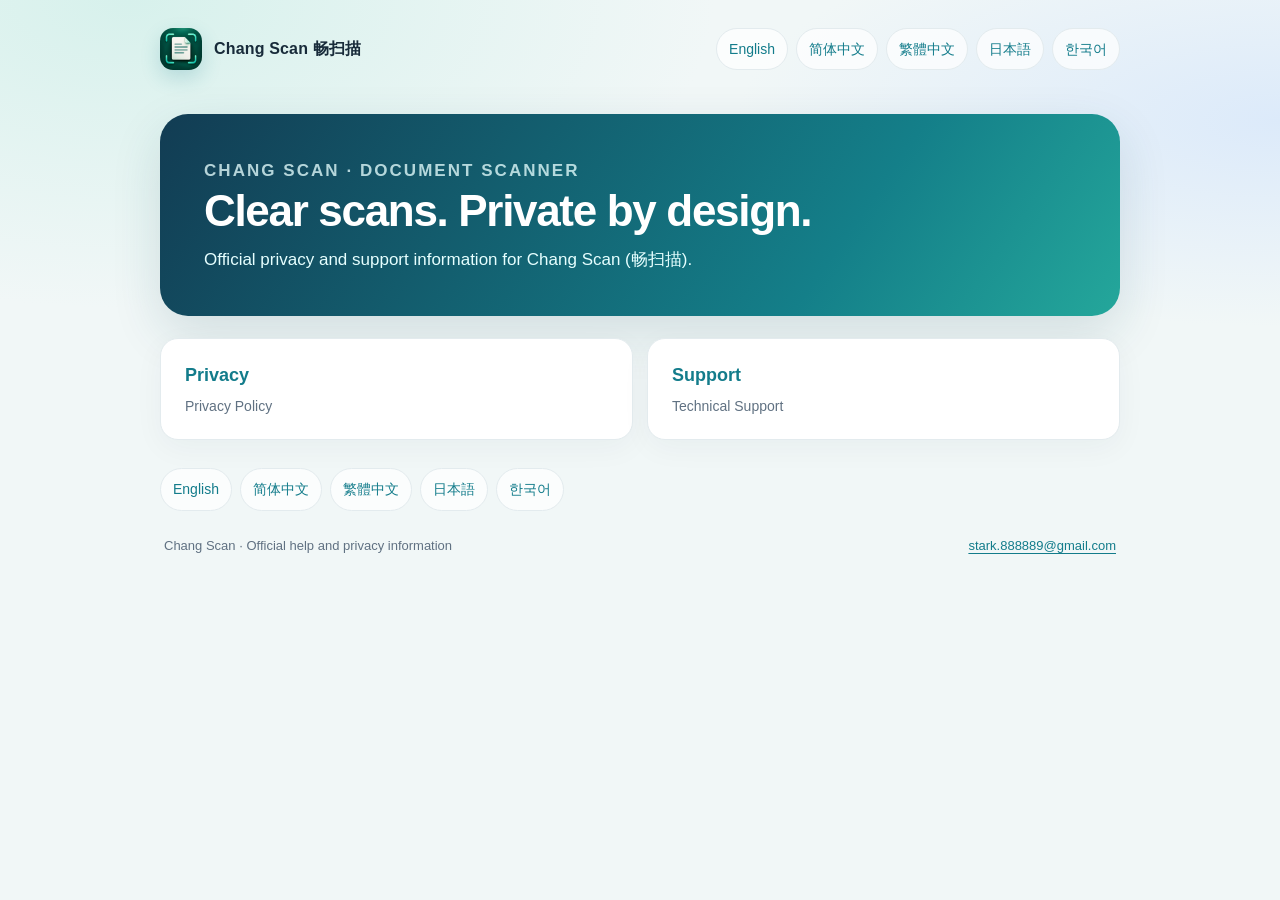
<file: index.html>
<!doctype html><html lang="en"><head><meta charset="utf-8"><meta name="viewport" content="width=device-width,initial-scale=1"><meta name="theme-color" content="#137c8b"><meta name="description" content="Official privacy and support information for Chang Scan (畅扫描)."><title>Clear scans. Private by design. · Chang Scan</title><link rel="stylesheet" href="assets/site.css"><link rel="icon" type="image/png" sizes="512x512" href="assets/app-icon.png"><link rel="apple-touch-icon" sizes="180x180" href="assets/apple-touch-icon.png"></head><body><div class="shell"><header class="topbar"><a class="brand" href="./"><img class="mark" src="assets/app-icon.png" alt=""><span>Chang Scan <span lang="zh-Hans">畅扫描</span></span></a><nav class="nav"><a href="en/privacy.html">English</a><a href="zh-Hans/privacy.html">简体中文</a><a href="zh-Hant/privacy.html">繁體中文</a><a href="ja/privacy.html">日本語</a><a href="ko/privacy.html">한국어</a></nav></header><main><section class="hero"><p class="eyebrow">Chang Scan · Document Scanner</p><h1>Clear scans. Private by design.</h1><p>Official privacy and support information for Chang Scan (畅扫描).</p></section><div class="home-links"><a class="home-link" href="en/privacy.html"><strong>Privacy</strong><span>Privacy Policy</span></a><a class="home-link" href="en/support.html"><strong>Support</strong><span>Technical Support</span></a></div><div class="lang"><a href="en/privacy.html">English</a> <a href="zh-Hans/privacy.html">简体中文</a> <a href="zh-Hant/privacy.html">繁體中文</a> <a href="ja/privacy.html">日本語</a> <a href="ko/privacy.html">한국어</a></div></main><footer class="footer"><span>Chang Scan · Official help and privacy information</span><a href="mailto:stark.888889@gmail.com">stark.888889@gmail.com</a></footer></div></body></html>
</file>
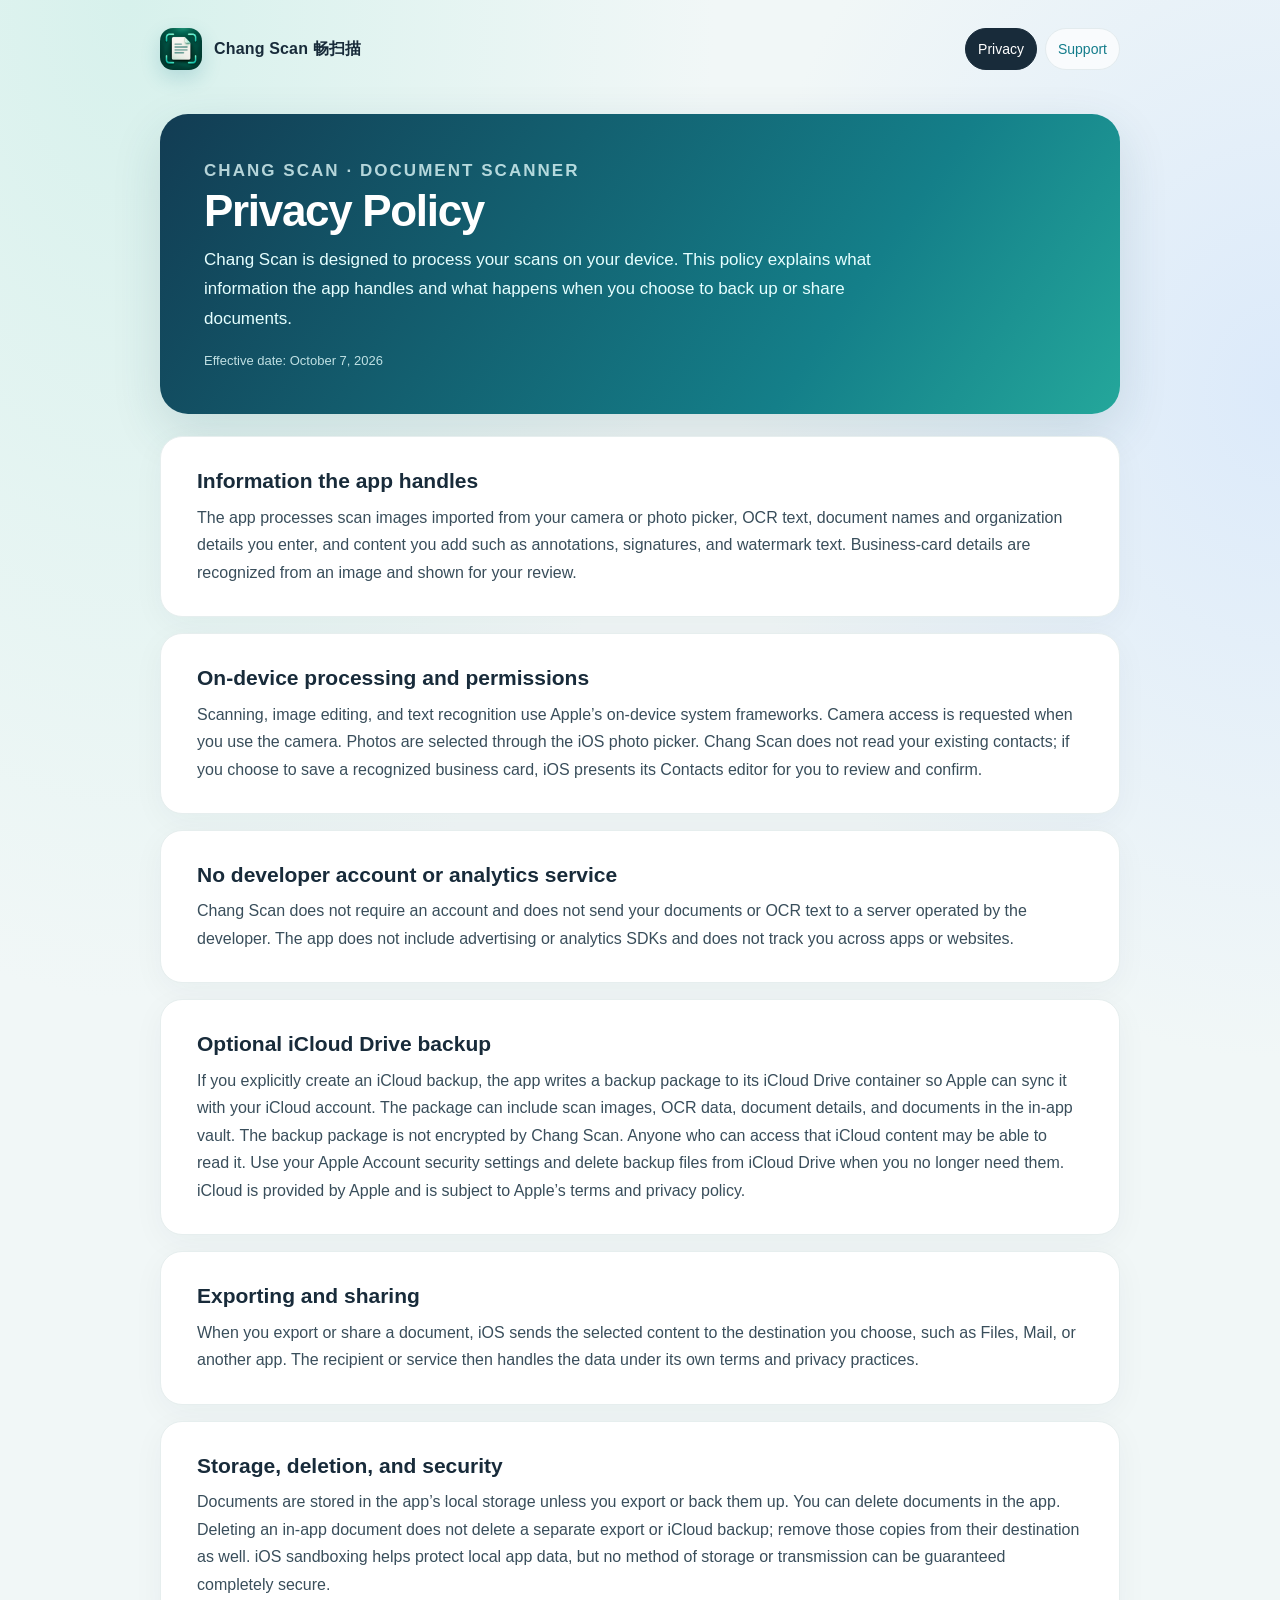
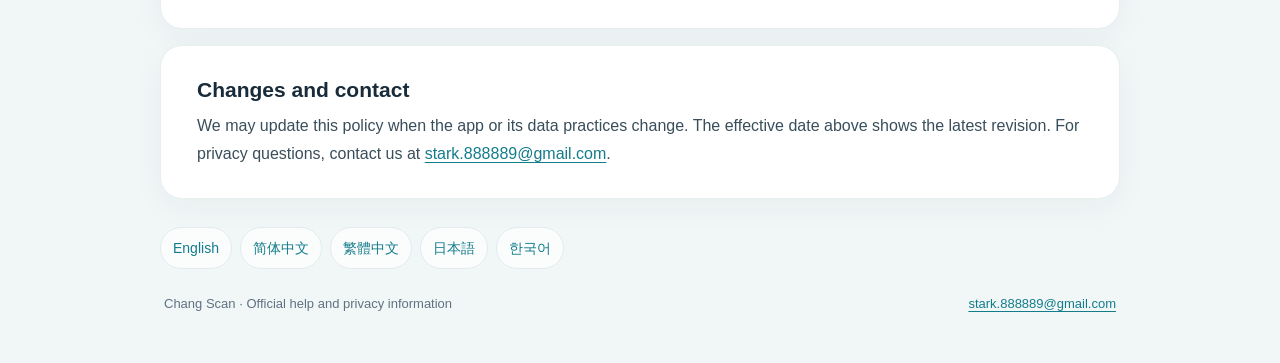
<file: en/privacy.html>
<!doctype html><html lang="en"><head><meta charset="utf-8"><meta name="viewport" content="width=device-width,initial-scale=1"><meta name="theme-color" content="#137c8b"><meta name="description" content="Chang Scan is designed to process your scans on your device. This policy explains what information the app handles and what happens when you choose to back up or share documents."><title>Privacy Policy · Chang Scan</title><link rel="stylesheet" href="../assets/site.css"><link rel="icon" type="image/png" sizes="512x512" href="../assets/app-icon.png"><link rel="apple-touch-icon" sizes="180x180" href="../assets/apple-touch-icon.png"></head><body><div class="shell"><header class="topbar"><a class="brand" href="../index.html"><img class="mark" src="../assets/app-icon.png" alt=""><span>Chang Scan <span lang="zh-Hans">畅扫描</span></span></a><nav class="nav"><a href="privacy.html" class="active">Privacy</a><a href="support.html" class="">Support</a></nav></header><main><section class="hero"><p class="eyebrow">Chang Scan · Document Scanner</p><h1>Privacy Policy</h1><p>Chang Scan is designed to process your scans on your device. This policy explains what information the app handles and what happens when you choose to back up or share documents.</p><p class="meta">Effective date: October 7, 2026</p></section><section class="card"><h2>Information the app handles</h2><p>The app processes scan images imported from your camera or photo picker, OCR text, document names and organization details you enter, and content you add such as annotations, signatures, and watermark text. Business-card details are recognized from an image and shown for your review.</p></section><section class="card"><h2>On-device processing and permissions</h2><p>Scanning, image editing, and text recognition use Apple’s on-device system frameworks. Camera access is requested when you use the camera. Photos are selected through the iOS photo picker. Chang Scan does not read your existing contacts; if you choose to save a recognized business card, iOS presents its Contacts editor for you to review and confirm.</p></section><section class="card"><h2>No developer account or analytics service</h2><p>Chang Scan does not require an account and does not send your documents or OCR text to a server operated by the developer. The app does not include advertising or analytics SDKs and does not track you across apps or websites.</p></section><section class="card"><h2>Optional iCloud Drive backup</h2><p>If you explicitly create an iCloud backup, the app writes a backup package to its iCloud Drive container so Apple can sync it with your iCloud account. The package can include scan images, OCR data, document details, and documents in the in-app vault. The backup package is not encrypted by Chang Scan. Anyone who can access that iCloud content may be able to read it. Use your Apple Account security settings and delete backup files from iCloud Drive when you no longer need them. iCloud is provided by Apple and is subject to Apple’s terms and privacy policy.</p></section><section class="card"><h2>Exporting and sharing</h2><p>When you export or share a document, iOS sends the selected content to the destination you choose, such as Files, Mail, or another app. The recipient or service then handles the data under its own terms and privacy practices.</p></section><section class="card"><h2>Storage, deletion, and security</h2><p>Documents are stored in the app’s local storage unless you export or back them up. You can delete documents in the app. Deleting an in-app document does not delete a separate export or iCloud backup; remove those copies from their destination as well. iOS sandboxing helps protect local app data, but no method of storage or transmission can be guaranteed completely secure.</p></section><section class="card"><h2>Changes and contact</h2><p>We may update this policy when the app or its data practices change. The effective date above shows the latest revision. For privacy questions, contact us at <a href="mailto:stark.888889@gmail.com">stark.888889@gmail.com</a>.</p></section><div class="lang" aria-label="Language"><a href="../en/privacy.html" lang="en">English</a> <a href="../zh-Hans/privacy.html" lang="zh-Hans">简体中文</a> <a href="../zh-Hant/privacy.html" lang="zh-Hant">繁體中文</a> <a href="../ja/privacy.html" lang="ja">日本語</a> <a href="../ko/privacy.html" lang="ko">한국어</a></div></main><footer class="footer"><span>Chang Scan · Official help and privacy information</span><a href="mailto:stark.888889@gmail.com">stark.888889@gmail.com</a></footer></div></body></html>
</file>
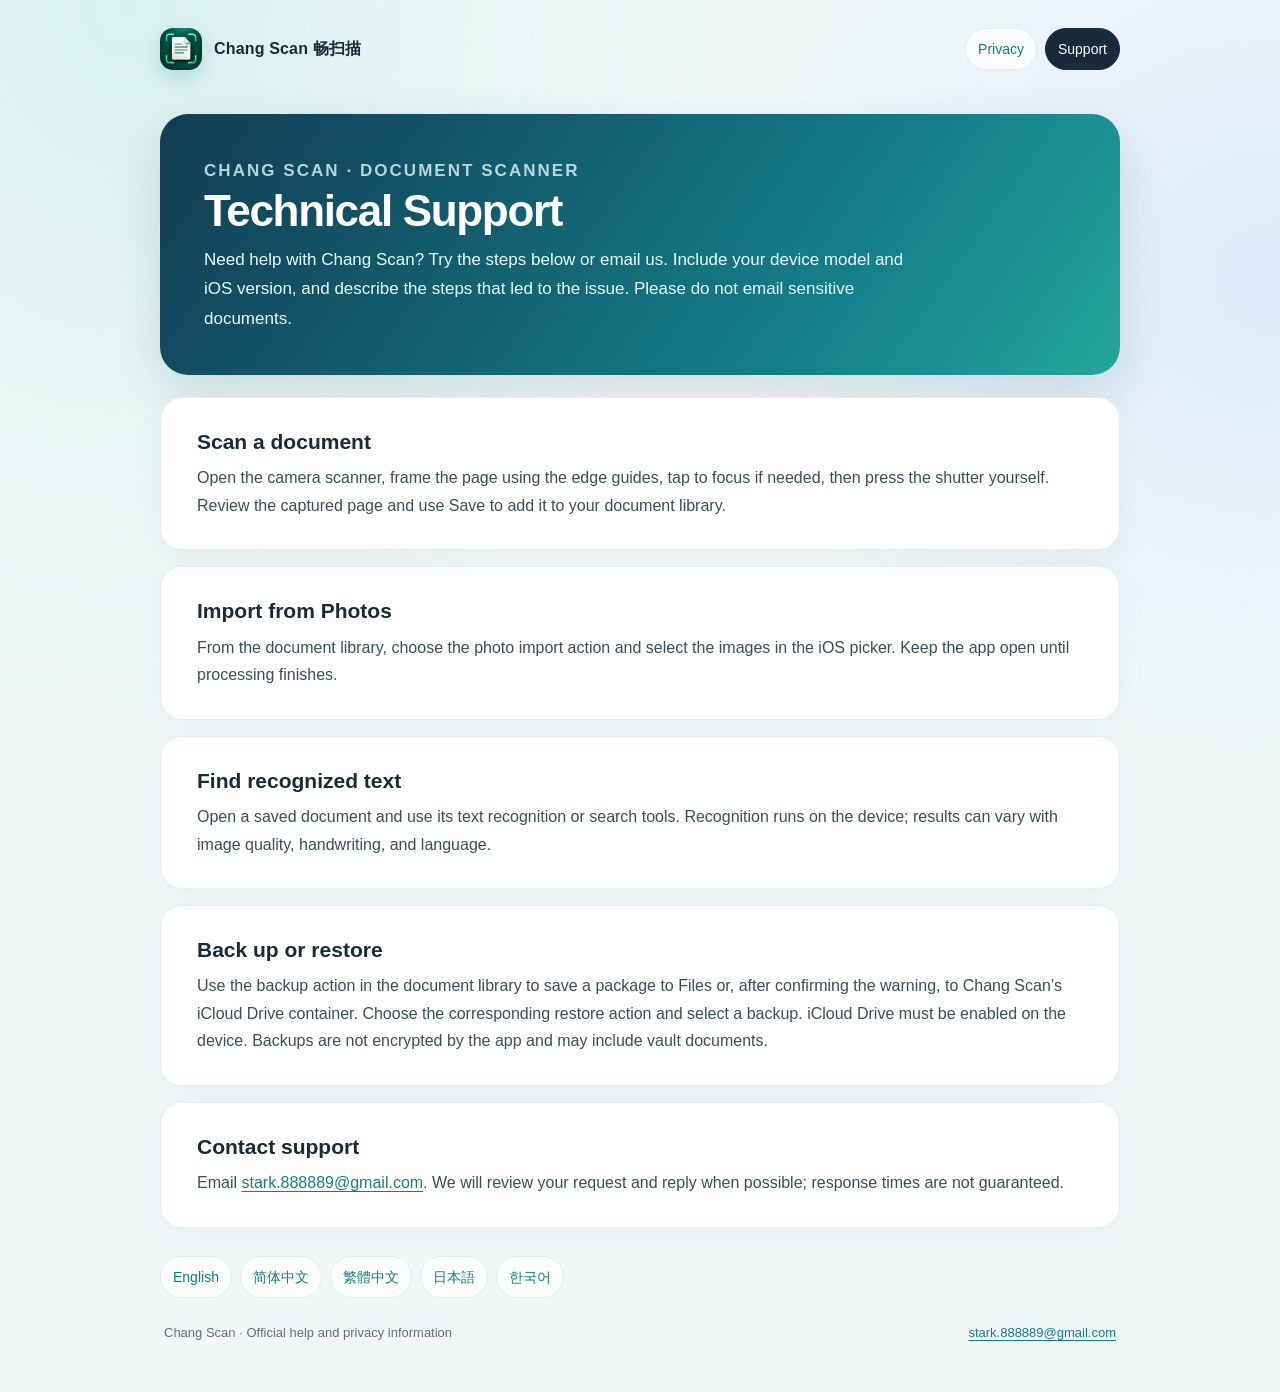
<file: en/support.html>
<!doctype html><html lang="en"><head><meta charset="utf-8"><meta name="viewport" content="width=device-width,initial-scale=1"><meta name="theme-color" content="#137c8b"><meta name="description" content="Need help with Chang Scan? Try the steps below or email us. Include your device model and iOS version, and describe the steps that led to the issue. Please do not email sensitive documents."><title>Technical Support · Chang Scan</title><link rel="stylesheet" href="../assets/site.css"><link rel="icon" type="image/png" sizes="512x512" href="../assets/app-icon.png"><link rel="apple-touch-icon" sizes="180x180" href="../assets/apple-touch-icon.png"></head><body><div class="shell"><header class="topbar"><a class="brand" href="../index.html"><img class="mark" src="../assets/app-icon.png" alt=""><span>Chang Scan <span lang="zh-Hans">畅扫描</span></span></a><nav class="nav"><a href="privacy.html" class="">Privacy</a><a href="support.html" class="active">Support</a></nav></header><main><section class="hero"><p class="eyebrow">Chang Scan · Document Scanner</p><h1>Technical Support</h1><p>Need help with Chang Scan? Try the steps below or email us. Include your device model and iOS version, and describe the steps that led to the issue. Please do not email sensitive documents.</p></section><section class="card"><h2>Scan a document</h2><p>Open the camera scanner, frame the page using the edge guides, tap to focus if needed, then press the shutter yourself. Review the captured page and use Save to add it to your document library.</p></section><section class="card"><h2>Import from Photos</h2><p>From the document library, choose the photo import action and select the images in the iOS picker. Keep the app open until processing finishes.</p></section><section class="card"><h2>Find recognized text</h2><p>Open a saved document and use its text recognition or search tools. Recognition runs on the device; results can vary with image quality, handwriting, and language.</p></section><section class="card"><h2>Back up or restore</h2><p>Use the backup action in the document library to save a package to Files or, after confirming the warning, to Chang Scan’s iCloud Drive container. Choose the corresponding restore action and select a backup. iCloud Drive must be enabled on the device. Backups are not encrypted by the app and may include vault documents.</p></section><section class="card"><h2>Contact support</h2><p>Email <a href="mailto:stark.888889@gmail.com">stark.888889@gmail.com</a>. We will review your request and reply when possible; response times are not guaranteed.</p></section><div class="lang" aria-label="Language"><a href="../en/support.html" lang="en">English</a> <a href="../zh-Hans/support.html" lang="zh-Hans">简体中文</a> <a href="../zh-Hant/support.html" lang="zh-Hant">繁體中文</a> <a href="../ja/support.html" lang="ja">日本語</a> <a href="../ko/support.html" lang="ko">한국어</a></div></main><footer class="footer"><span>Chang Scan · Official help and privacy information</span><a href="mailto:stark.888889@gmail.com">stark.888889@gmail.com</a></footer></div></body></html>
</file>
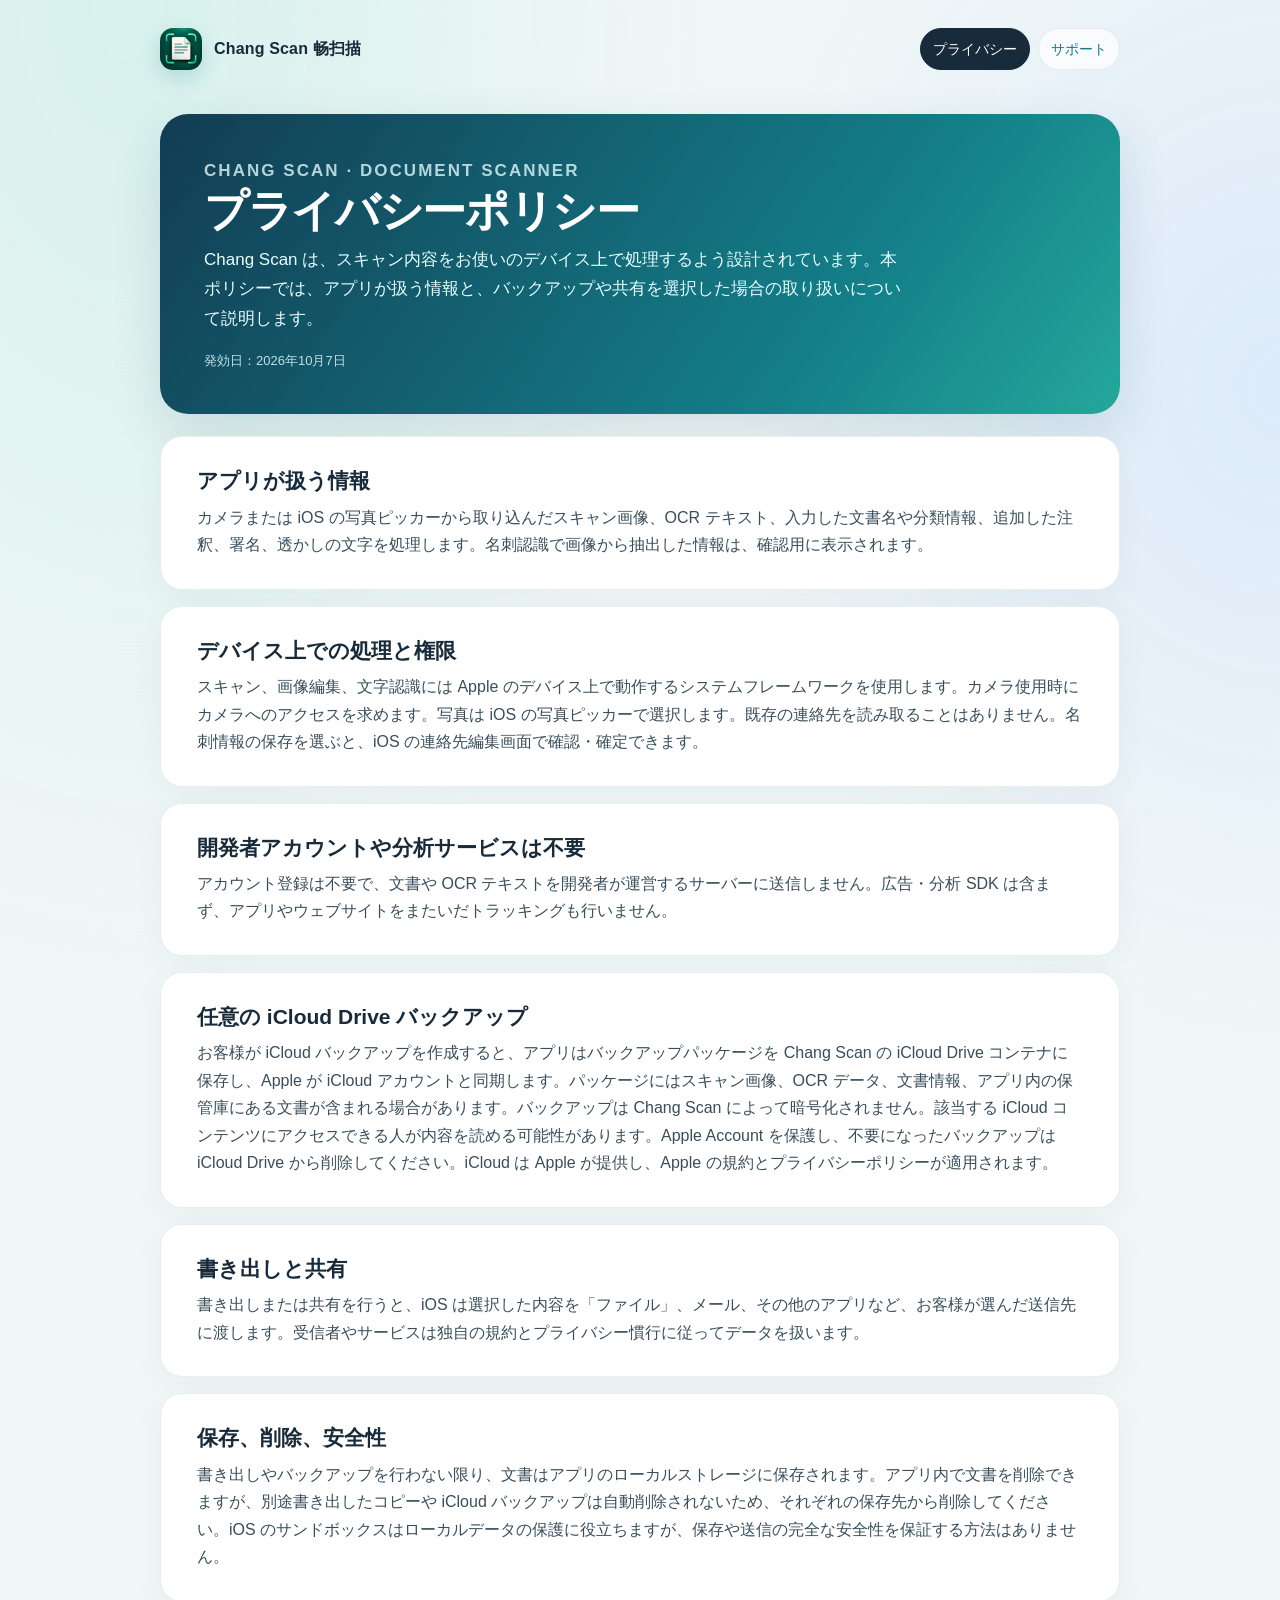
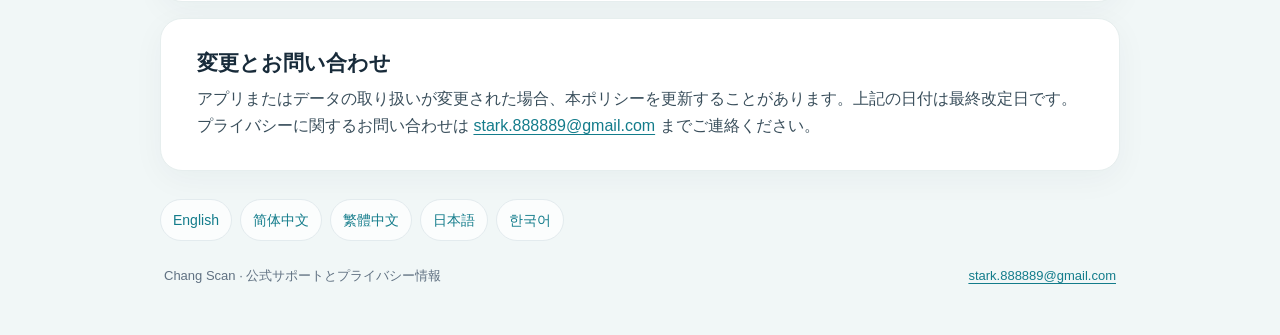
<file: ja/privacy.html>
<!doctype html><html lang="ja"><head><meta charset="utf-8"><meta name="viewport" content="width=device-width,initial-scale=1"><meta name="theme-color" content="#137c8b"><meta name="description" content="Chang Scan は、スキャン内容をお使いのデバイス上で処理するよう設計されています。本ポリシーでは、アプリが扱う情報と、バックアップや共有を選択した場合の取り扱いについて説明します。"><title>プライバシーポリシー · Chang Scan</title><link rel="stylesheet" href="../assets/site.css"><link rel="icon" type="image/png" sizes="512x512" href="../assets/app-icon.png"><link rel="apple-touch-icon" sizes="180x180" href="../assets/apple-touch-icon.png"></head><body><div class="shell"><header class="topbar"><a class="brand" href="../index.html"><img class="mark" src="../assets/app-icon.png" alt=""><span>Chang Scan <span lang="zh-Hans">畅扫描</span></span></a><nav class="nav"><a href="privacy.html" class="active">プライバシー</a><a href="support.html" class="">サポート</a></nav></header><main><section class="hero"><p class="eyebrow">Chang Scan · Document Scanner</p><h1>プライバシーポリシー</h1><p>Chang Scan は、スキャン内容をお使いのデバイス上で処理するよう設計されています。本ポリシーでは、アプリが扱う情報と、バックアップや共有を選択した場合の取り扱いについて説明します。</p><p class="meta">発効日：2026年10月7日</p></section><section class="card"><h2>アプリが扱う情報</h2><p>カメラまたは iOS の写真ピッカーから取り込んだスキャン画像、OCR テキスト、入力した文書名や分類情報、追加した注釈、署名、透かしの文字を処理します。名刺認識で画像から抽出した情報は、確認用に表示されます。</p></section><section class="card"><h2>デバイス上での処理と権限</h2><p>スキャン、画像編集、文字認識には Apple のデバイス上で動作するシステムフレームワークを使用します。カメラ使用時にカメラへのアクセスを求めます。写真は iOS の写真ピッカーで選択します。既存の連絡先を読み取ることはありません。名刺情報の保存を選ぶと、iOS の連絡先編集画面で確認・確定できます。</p></section><section class="card"><h2>開発者アカウントや分析サービスは不要</h2><p>アカウント登録は不要で、文書や OCR テキストを開発者が運営するサーバーに送信しません。広告・分析 SDK は含まず、アプリやウェブサイトをまたいだトラッキングも行いません。</p></section><section class="card"><h2>任意の iCloud Drive バックアップ</h2><p>お客様が iCloud バックアップを作成すると、アプリはバックアップパッケージを Chang Scan の iCloud Drive コンテナに保存し、Apple が iCloud アカウントと同期します。パッケージにはスキャン画像、OCR データ、文書情報、アプリ内の保管庫にある文書が含まれる場合があります。バックアップは Chang Scan によって暗号化されません。該当する iCloud コンテンツにアクセスできる人が内容を読める可能性があります。Apple Account を保護し、不要になったバックアップは iCloud Drive から削除してください。iCloud は Apple が提供し、Apple の規約とプライバシーポリシーが適用されます。</p></section><section class="card"><h2>書き出しと共有</h2><p>書き出しまたは共有を行うと、iOS は選択した内容を「ファイル」、メール、その他のアプリなど、お客様が選んだ送信先に渡します。受信者やサービスは独自の規約とプライバシー慣行に従ってデータを扱います。</p></section><section class="card"><h2>保存、削除、安全性</h2><p>書き出しやバックアップを行わない限り、文書はアプリのローカルストレージに保存されます。アプリ内で文書を削除できますが、別途書き出したコピーや iCloud バックアップは自動削除されないため、それぞれの保存先から削除してください。iOS のサンドボックスはローカルデータの保護に役立ちますが、保存や送信の完全な安全性を保証する方法はありません。</p></section><section class="card"><h2>変更とお問い合わせ</h2><p>アプリまたはデータの取り扱いが変更された場合、本ポリシーを更新することがあります。上記の日付は最終改定日です。プライバシーに関するお問い合わせは <a href="mailto:stark.888889@gmail.com">stark.888889@gmail.com</a> までご連絡ください。</p></section><div class="lang" aria-label="Language"><a href="../en/privacy.html" lang="en">English</a> <a href="../zh-Hans/privacy.html" lang="zh-Hans">简体中文</a> <a href="../zh-Hant/privacy.html" lang="zh-Hant">繁體中文</a> <a href="../ja/privacy.html" lang="ja">日本語</a> <a href="../ko/privacy.html" lang="ko">한국어</a></div></main><footer class="footer"><span>Chang Scan · 公式サポートとプライバシー情報</span><a href="mailto:stark.888889@gmail.com">stark.888889@gmail.com</a></footer></div></body></html>
</file>
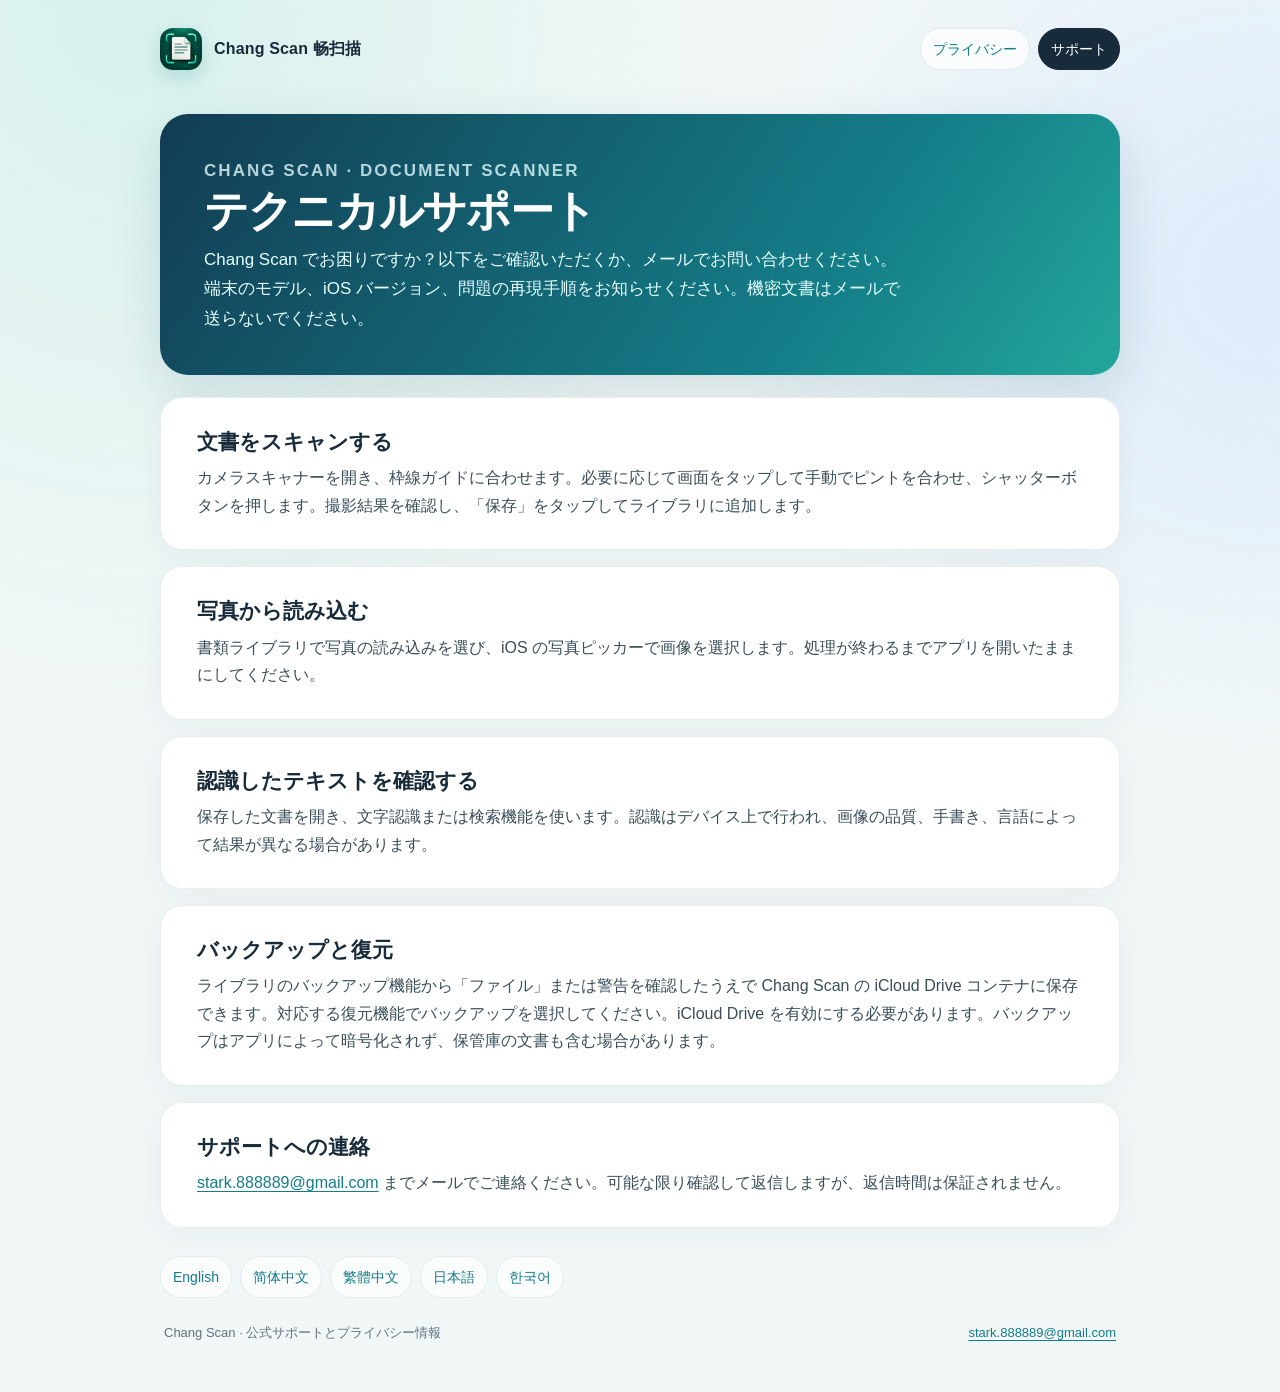
<file: ja/support.html>
<!doctype html><html lang="ja"><head><meta charset="utf-8"><meta name="viewport" content="width=device-width,initial-scale=1"><meta name="theme-color" content="#137c8b"><meta name="description" content="Chang Scan でお困りですか？以下をご確認いただくか、メールでお問い合わせください。端末のモデル、iOS バージョン、問題の再現手順をお知らせください。機密文書はメールで送らないでください。"><title>テクニカルサポート · Chang Scan</title><link rel="stylesheet" href="../assets/site.css"><link rel="icon" type="image/png" sizes="512x512" href="../assets/app-icon.png"><link rel="apple-touch-icon" sizes="180x180" href="../assets/apple-touch-icon.png"></head><body><div class="shell"><header class="topbar"><a class="brand" href="../index.html"><img class="mark" src="../assets/app-icon.png" alt=""><span>Chang Scan <span lang="zh-Hans">畅扫描</span></span></a><nav class="nav"><a href="privacy.html" class="">プライバシー</a><a href="support.html" class="active">サポート</a></nav></header><main><section class="hero"><p class="eyebrow">Chang Scan · Document Scanner</p><h1>テクニカルサポート</h1><p>Chang Scan でお困りですか？以下をご確認いただくか、メールでお問い合わせください。端末のモデル、iOS バージョン、問題の再現手順をお知らせください。機密文書はメールで送らないでください。</p></section><section class="card"><h2>文書をスキャンする</h2><p>カメラスキャナーを開き、枠線ガイドに合わせます。必要に応じて画面をタップして手動でピントを合わせ、シャッターボタンを押します。撮影結果を確認し、「保存」をタップしてライブラリに追加します。</p></section><section class="card"><h2>写真から読み込む</h2><p>書類ライブラリで写真の読み込みを選び、iOS の写真ピッカーで画像を選択します。処理が終わるまでアプリを開いたままにしてください。</p></section><section class="card"><h2>認識したテキストを確認する</h2><p>保存した文書を開き、文字認識または検索機能を使います。認識はデバイス上で行われ、画像の品質、手書き、言語によって結果が異なる場合があります。</p></section><section class="card"><h2>バックアップと復元</h2><p>ライブラリのバックアップ機能から「ファイル」または警告を確認したうえで Chang Scan の iCloud Drive コンテナに保存できます。対応する復元機能でバックアップを選択してください。iCloud Drive を有効にする必要があります。バックアップはアプリによって暗号化されず、保管庫の文書も含む場合があります。</p></section><section class="card"><h2>サポートへの連絡</h2><p><a href="mailto:stark.888889@gmail.com">stark.888889@gmail.com</a> までメールでご連絡ください。可能な限り確認して返信しますが、返信時間は保証されません。</p></section><div class="lang" aria-label="Language"><a href="../en/support.html" lang="en">English</a> <a href="../zh-Hans/support.html" lang="zh-Hans">简体中文</a> <a href="../zh-Hant/support.html" lang="zh-Hant">繁體中文</a> <a href="../ja/support.html" lang="ja">日本語</a> <a href="../ko/support.html" lang="ko">한국어</a></div></main><footer class="footer"><span>Chang Scan · 公式サポートとプライバシー情報</span><a href="mailto:stark.888889@gmail.com">stark.888889@gmail.com</a></footer></div></body></html>
</file>
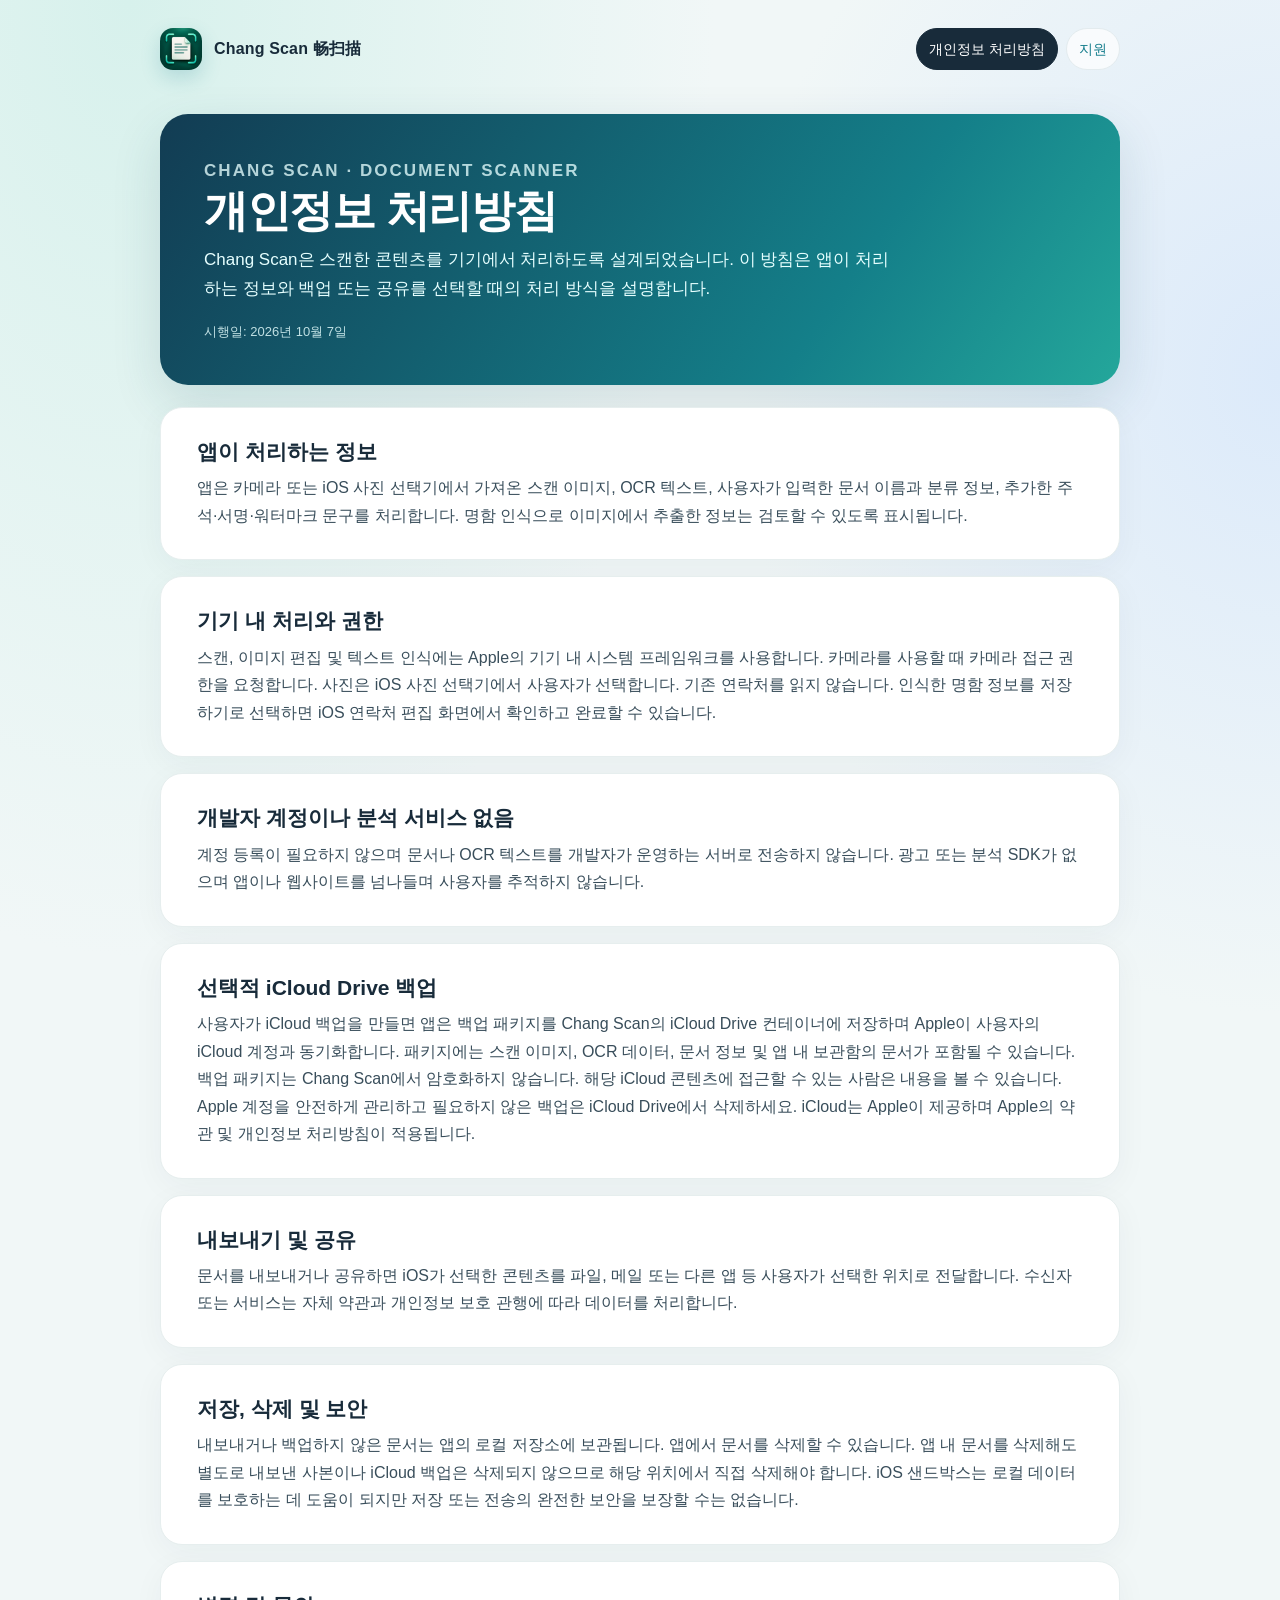
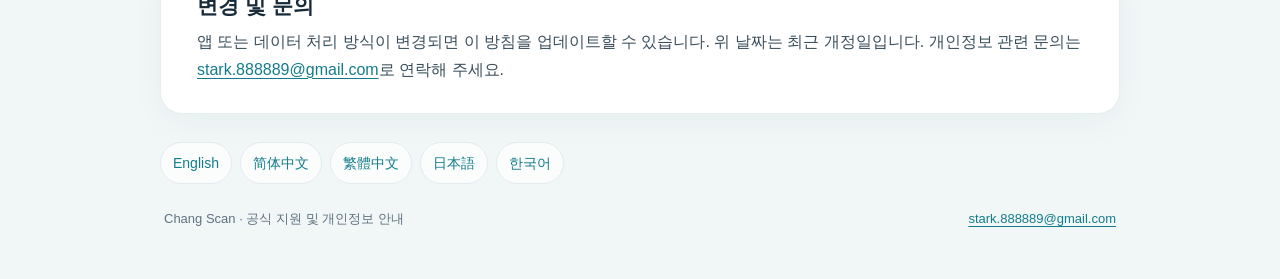
<file: ko/privacy.html>
<!doctype html><html lang="ko"><head><meta charset="utf-8"><meta name="viewport" content="width=device-width,initial-scale=1"><meta name="theme-color" content="#137c8b"><meta name="description" content="Chang Scan은 스캔한 콘텐츠를 기기에서 처리하도록 설계되었습니다. 이 방침은 앱이 처리하는 정보와 백업 또는 공유를 선택할 때의 처리 방식을 설명합니다."><title>개인정보 처리방침 · Chang Scan</title><link rel="stylesheet" href="../assets/site.css"><link rel="icon" type="image/png" sizes="512x512" href="../assets/app-icon.png"><link rel="apple-touch-icon" sizes="180x180" href="../assets/apple-touch-icon.png"></head><body><div class="shell"><header class="topbar"><a class="brand" href="../index.html"><img class="mark" src="../assets/app-icon.png" alt=""><span>Chang Scan <span lang="zh-Hans">畅扫描</span></span></a><nav class="nav"><a href="privacy.html" class="active">개인정보 처리방침</a><a href="support.html" class="">지원</a></nav></header><main><section class="hero"><p class="eyebrow">Chang Scan · Document Scanner</p><h1>개인정보 처리방침</h1><p>Chang Scan은 스캔한 콘텐츠를 기기에서 처리하도록 설계되었습니다. 이 방침은 앱이 처리하는 정보와 백업 또는 공유를 선택할 때의 처리 방식을 설명합니다.</p><p class="meta">시행일: 2026년 10월 7일</p></section><section class="card"><h2>앱이 처리하는 정보</h2><p>앱은 카메라 또는 iOS 사진 선택기에서 가져온 스캔 이미지, OCR 텍스트, 사용자가 입력한 문서 이름과 분류 정보, 추가한 주석·서명·워터마크 문구를 처리합니다. 명함 인식으로 이미지에서 추출한 정보는 검토할 수 있도록 표시됩니다.</p></section><section class="card"><h2>기기 내 처리와 권한</h2><p>스캔, 이미지 편집 및 텍스트 인식에는 Apple의 기기 내 시스템 프레임워크를 사용합니다. 카메라를 사용할 때 카메라 접근 권한을 요청합니다. 사진은 iOS 사진 선택기에서 사용자가 선택합니다. 기존 연락처를 읽지 않습니다. 인식한 명함 정보를 저장하기로 선택하면 iOS 연락처 편집 화면에서 확인하고 완료할 수 있습니다.</p></section><section class="card"><h2>개발자 계정이나 분석 서비스 없음</h2><p>계정 등록이 필요하지 않으며 문서나 OCR 텍스트를 개발자가 운영하는 서버로 전송하지 않습니다. 광고 또는 분석 SDK가 없으며 앱이나 웹사이트를 넘나들며 사용자를 추적하지 않습니다.</p></section><section class="card"><h2>선택적 iCloud Drive 백업</h2><p>사용자가 iCloud 백업을 만들면 앱은 백업 패키지를 Chang Scan의 iCloud Drive 컨테이너에 저장하며 Apple이 사용자의 iCloud 계정과 동기화합니다. 패키지에는 스캔 이미지, OCR 데이터, 문서 정보 및 앱 내 보관함의 문서가 포함될 수 있습니다. 백업 패키지는 Chang Scan에서 암호화하지 않습니다. 해당 iCloud 콘텐츠에 접근할 수 있는 사람은 내용을 볼 수 있습니다. Apple 계정을 안전하게 관리하고 필요하지 않은 백업은 iCloud Drive에서 삭제하세요. iCloud는 Apple이 제공하며 Apple의 약관 및 개인정보 처리방침이 적용됩니다.</p></section><section class="card"><h2>내보내기 및 공유</h2><p>문서를 내보내거나 공유하면 iOS가 선택한 콘텐츠를 파일, 메일 또는 다른 앱 등 사용자가 선택한 위치로 전달합니다. 수신자 또는 서비스는 자체 약관과 개인정보 보호 관행에 따라 데이터를 처리합니다.</p></section><section class="card"><h2>저장, 삭제 및 보안</h2><p>내보내거나 백업하지 않은 문서는 앱의 로컬 저장소에 보관됩니다. 앱에서 문서를 삭제할 수 있습니다. 앱 내 문서를 삭제해도 별도로 내보낸 사본이나 iCloud 백업은 삭제되지 않으므로 해당 위치에서 직접 삭제해야 합니다. iOS 샌드박스는 로컬 데이터를 보호하는 데 도움이 되지만 저장 또는 전송의 완전한 보안을 보장할 수는 없습니다.</p></section><section class="card"><h2>변경 및 문의</h2><p>앱 또는 데이터 처리 방식이 변경되면 이 방침을 업데이트할 수 있습니다. 위 날짜는 최근 개정일입니다. 개인정보 관련 문의는 <a href="mailto:stark.888889@gmail.com">stark.888889@gmail.com</a>로 연락해 주세요.</p></section><div class="lang" aria-label="Language"><a href="../en/privacy.html" lang="en">English</a> <a href="../zh-Hans/privacy.html" lang="zh-Hans">简体中文</a> <a href="../zh-Hant/privacy.html" lang="zh-Hant">繁體中文</a> <a href="../ja/privacy.html" lang="ja">日本語</a> <a href="../ko/privacy.html" lang="ko">한국어</a></div></main><footer class="footer"><span>Chang Scan · 공식 지원 및 개인정보 안내</span><a href="mailto:stark.888889@gmail.com">stark.888889@gmail.com</a></footer></div></body></html>
</file>
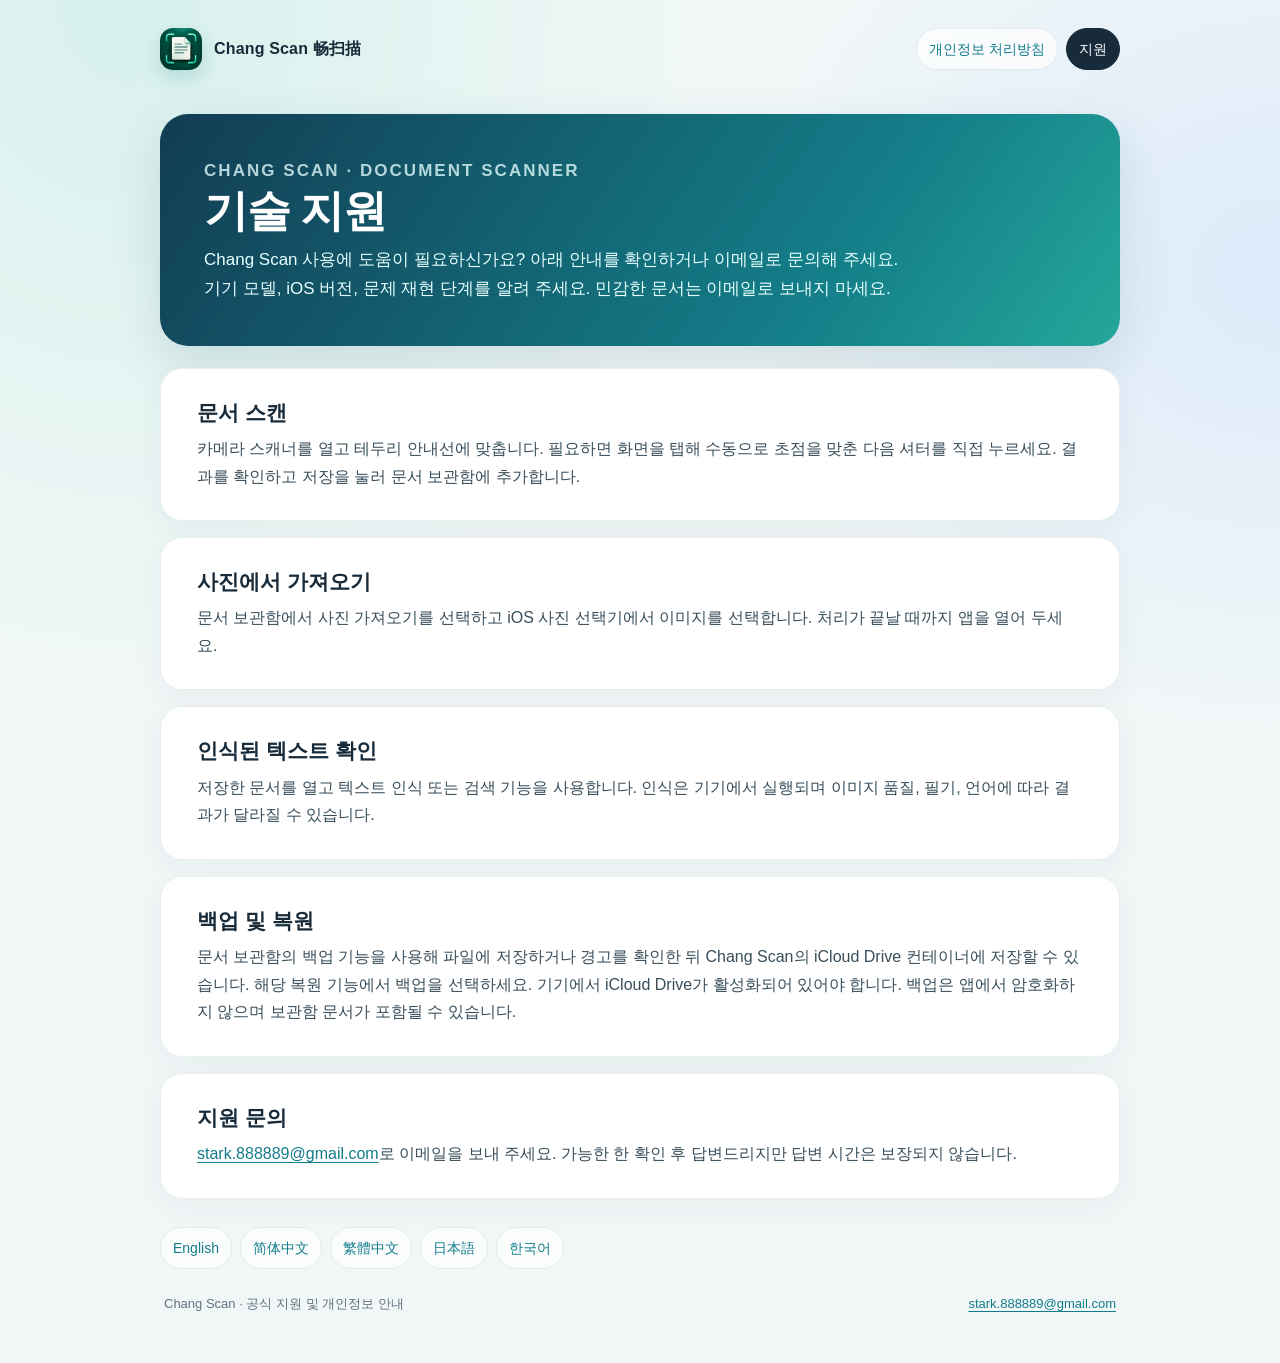
<file: ko/support.html>
<!doctype html><html lang="ko"><head><meta charset="utf-8"><meta name="viewport" content="width=device-width,initial-scale=1"><meta name="theme-color" content="#137c8b"><meta name="description" content="Chang Scan 사용에 도움이 필요하신가요? 아래 안내를 확인하거나 이메일로 문의해 주세요. 기기 모델, iOS 버전, 문제 재현 단계를 알려 주세요. 민감한 문서는 이메일로 보내지 마세요."><title>기술 지원 · Chang Scan</title><link rel="stylesheet" href="../assets/site.css"><link rel="icon" type="image/png" sizes="512x512" href="../assets/app-icon.png"><link rel="apple-touch-icon" sizes="180x180" href="../assets/apple-touch-icon.png"></head><body><div class="shell"><header class="topbar"><a class="brand" href="../index.html"><img class="mark" src="../assets/app-icon.png" alt=""><span>Chang Scan <span lang="zh-Hans">畅扫描</span></span></a><nav class="nav"><a href="privacy.html" class="">개인정보 처리방침</a><a href="support.html" class="active">지원</a></nav></header><main><section class="hero"><p class="eyebrow">Chang Scan · Document Scanner</p><h1>기술 지원</h1><p>Chang Scan 사용에 도움이 필요하신가요? 아래 안내를 확인하거나 이메일로 문의해 주세요. 기기 모델, iOS 버전, 문제 재현 단계를 알려 주세요. 민감한 문서는 이메일로 보내지 마세요.</p></section><section class="card"><h2>문서 스캔</h2><p>카메라 스캐너를 열고 테두리 안내선에 맞춥니다. 필요하면 화면을 탭해 수동으로 초점을 맞춘 다음 셔터를 직접 누르세요. 결과를 확인하고 저장을 눌러 문서 보관함에 추가합니다.</p></section><section class="card"><h2>사진에서 가져오기</h2><p>문서 보관함에서 사진 가져오기를 선택하고 iOS 사진 선택기에서 이미지를 선택합니다. 처리가 끝날 때까지 앱을 열어 두세요.</p></section><section class="card"><h2>인식된 텍스트 확인</h2><p>저장한 문서를 열고 텍스트 인식 또는 검색 기능을 사용합니다. 인식은 기기에서 실행되며 이미지 품질, 필기, 언어에 따라 결과가 달라질 수 있습니다.</p></section><section class="card"><h2>백업 및 복원</h2><p>문서 보관함의 백업 기능을 사용해 파일에 저장하거나 경고를 확인한 뒤 Chang Scan의 iCloud Drive 컨테이너에 저장할 수 있습니다. 해당 복원 기능에서 백업을 선택하세요. 기기에서 iCloud Drive가 활성화되어 있어야 합니다. 백업은 앱에서 암호화하지 않으며 보관함 문서가 포함될 수 있습니다.</p></section><section class="card"><h2>지원 문의</h2><p><a href="mailto:stark.888889@gmail.com">stark.888889@gmail.com</a>로 이메일을 보내 주세요. 가능한 한 확인 후 답변드리지만 답변 시간은 보장되지 않습니다.</p></section><div class="lang" aria-label="Language"><a href="../en/support.html" lang="en">English</a> <a href="../zh-Hans/support.html" lang="zh-Hans">简体中文</a> <a href="../zh-Hant/support.html" lang="zh-Hant">繁體中文</a> <a href="../ja/support.html" lang="ja">日本語</a> <a href="../ko/support.html" lang="ko">한국어</a></div></main><footer class="footer"><span>Chang Scan · 공식 지원 및 개인정보 안내</span><a href="mailto:stark.888889@gmail.com">stark.888889@gmail.com</a></footer></div></body></html>
</file>
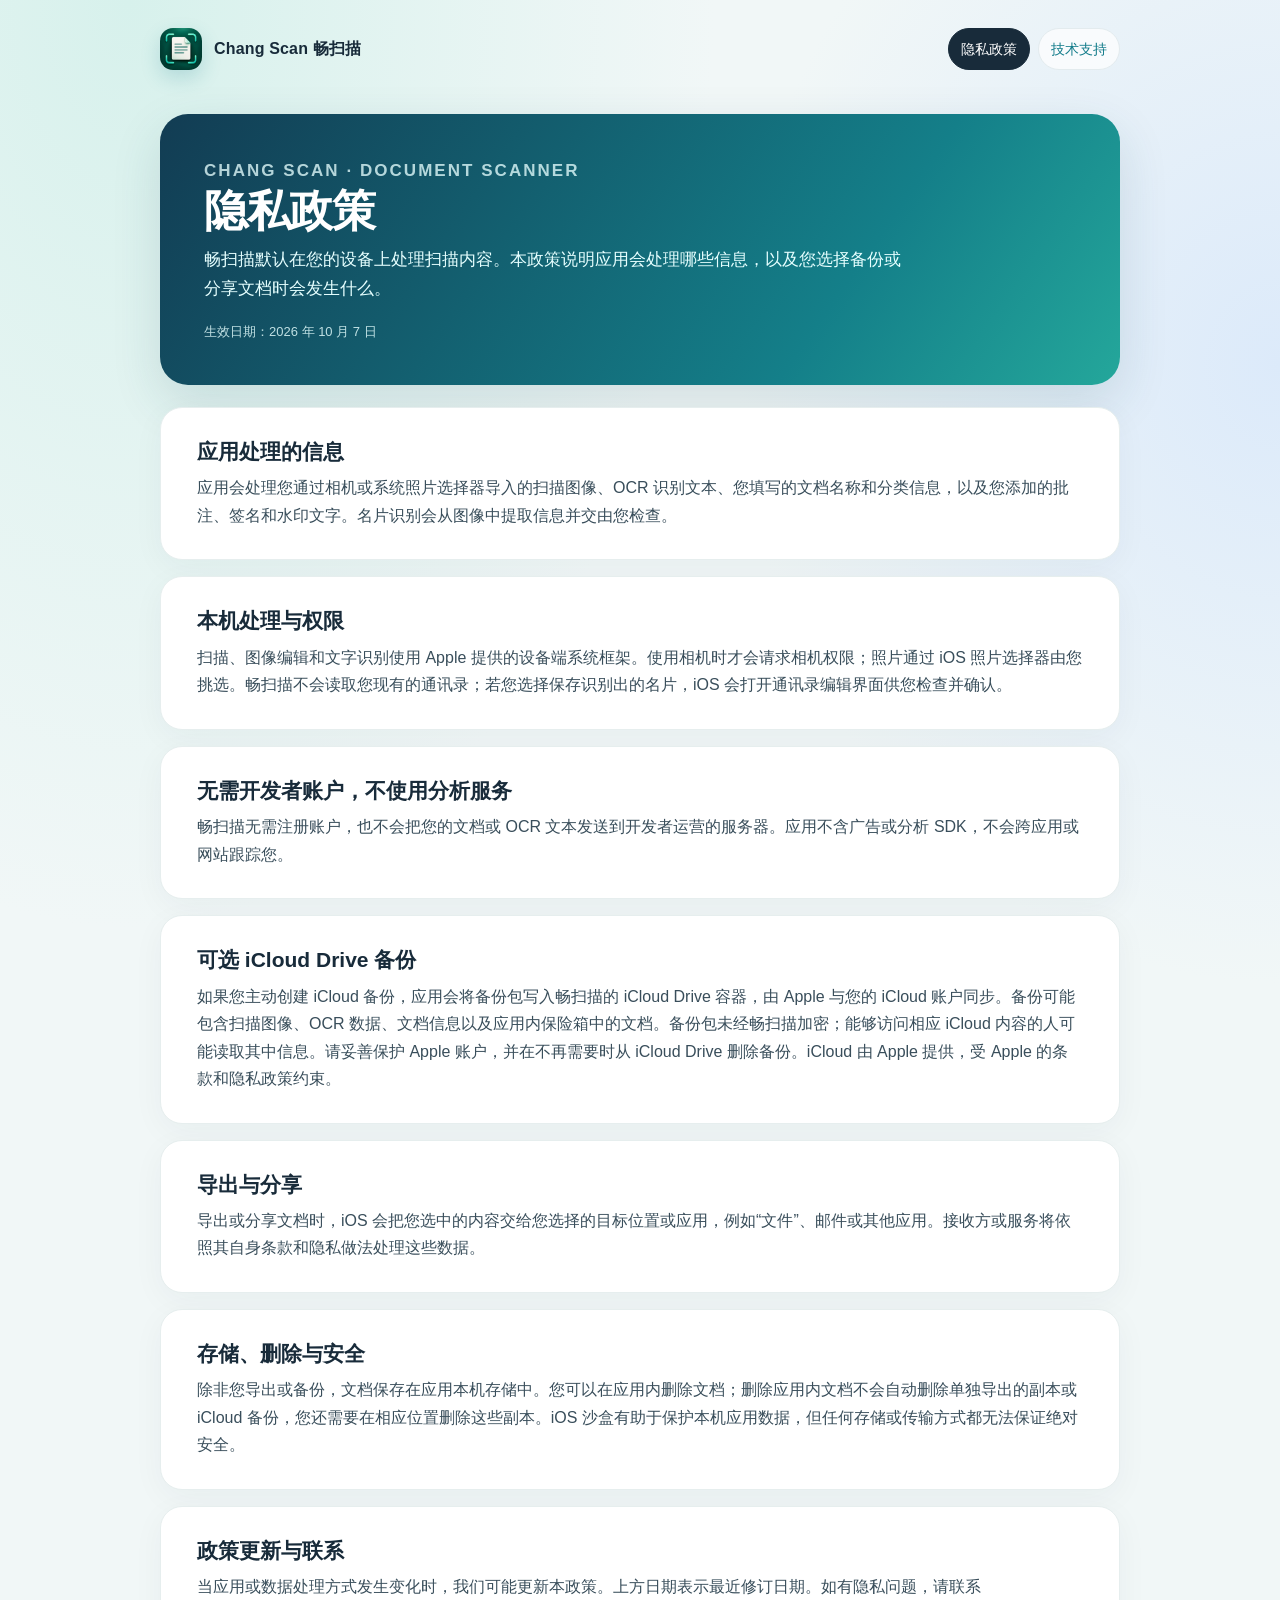
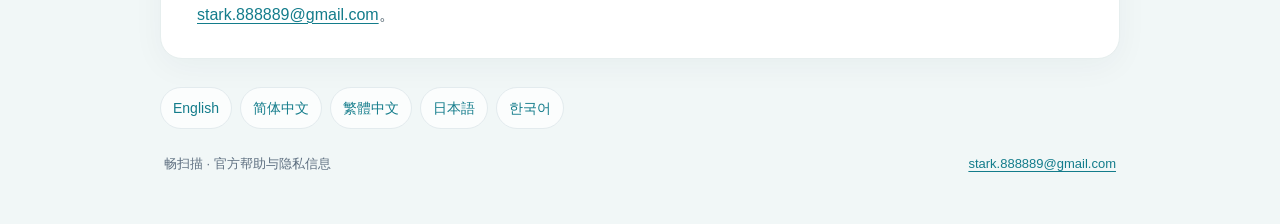
<file: zh-Hans/privacy.html>
<!doctype html><html lang="zh-Hans"><head><meta charset="utf-8"><meta name="viewport" content="width=device-width,initial-scale=1"><meta name="theme-color" content="#137c8b"><meta name="description" content="畅扫描默认在您的设备上处理扫描内容。本政策说明应用会处理哪些信息，以及您选择备份或分享文档时会发生什么。"><title>隐私政策 · Chang Scan</title><link rel="stylesheet" href="../assets/site.css"><link rel="icon" type="image/png" sizes="512x512" href="../assets/app-icon.png"><link rel="apple-touch-icon" sizes="180x180" href="../assets/apple-touch-icon.png"></head><body><div class="shell"><header class="topbar"><a class="brand" href="../index.html"><img class="mark" src="../assets/app-icon.png" alt=""><span>Chang Scan <span lang="zh-Hans">畅扫描</span></span></a><nav class="nav"><a href="privacy.html" class="active">隐私政策</a><a href="support.html" class="">技术支持</a></nav></header><main><section class="hero"><p class="eyebrow">Chang Scan · Document Scanner</p><h1>隐私政策</h1><p>畅扫描默认在您的设备上处理扫描内容。本政策说明应用会处理哪些信息，以及您选择备份或分享文档时会发生什么。</p><p class="meta">生效日期：2026 年 10 月 7 日</p></section><section class="card"><h2>应用处理的信息</h2><p>应用会处理您通过相机或系统照片选择器导入的扫描图像、OCR 识别文本、您填写的文档名称和分类信息，以及您添加的批注、签名和水印文字。名片识别会从图像中提取信息并交由您检查。</p></section><section class="card"><h2>本机处理与权限</h2><p>扫描、图像编辑和文字识别使用 Apple 提供的设备端系统框架。使用相机时才会请求相机权限；照片通过 iOS 照片选择器由您挑选。畅扫描不会读取您现有的通讯录；若您选择保存识别出的名片，iOS 会打开通讯录编辑界面供您检查并确认。</p></section><section class="card"><h2>无需开发者账户，不使用分析服务</h2><p>畅扫描无需注册账户，也不会把您的文档或 OCR 文本发送到开发者运营的服务器。应用不含广告或分析 SDK，不会跨应用或网站跟踪您。</p></section><section class="card"><h2>可选 iCloud Drive 备份</h2><p>如果您主动创建 iCloud 备份，应用会将备份包写入畅扫描的 iCloud Drive 容器，由 Apple 与您的 iCloud 账户同步。备份可能包含扫描图像、OCR 数据、文档信息以及应用内保险箱中的文档。备份包未经畅扫描加密；能够访问相应 iCloud 内容的人可能读取其中信息。请妥善保护 Apple 账户，并在不再需要时从 iCloud Drive 删除备份。iCloud 由 Apple 提供，受 Apple 的条款和隐私政策约束。</p></section><section class="card"><h2>导出与分享</h2><p>导出或分享文档时，iOS 会把您选中的内容交给您选择的目标位置或应用，例如“文件”、邮件或其他应用。接收方或服务将依照其自身条款和隐私做法处理这些数据。</p></section><section class="card"><h2>存储、删除与安全</h2><p>除非您导出或备份，文档保存在应用本机存储中。您可以在应用内删除文档；删除应用内文档不会自动删除单独导出的副本或 iCloud 备份，您还需要在相应位置删除这些副本。iOS 沙盒有助于保护本机应用数据，但任何存储或传输方式都无法保证绝对安全。</p></section><section class="card"><h2>政策更新与联系</h2><p>当应用或数据处理方式发生变化时，我们可能更新本政策。上方日期表示最近修订日期。如有隐私问题，请联系 <a href="mailto:stark.888889@gmail.com">stark.888889@gmail.com</a>。</p></section><div class="lang" aria-label="Language"><a href="../en/privacy.html" lang="en">English</a> <a href="../zh-Hans/privacy.html" lang="zh-Hans">简体中文</a> <a href="../zh-Hant/privacy.html" lang="zh-Hant">繁體中文</a> <a href="../ja/privacy.html" lang="ja">日本語</a> <a href="../ko/privacy.html" lang="ko">한국어</a></div></main><footer class="footer"><span>畅扫描 · 官方帮助与隐私信息</span><a href="mailto:stark.888889@gmail.com">stark.888889@gmail.com</a></footer></div></body></html>
</file>
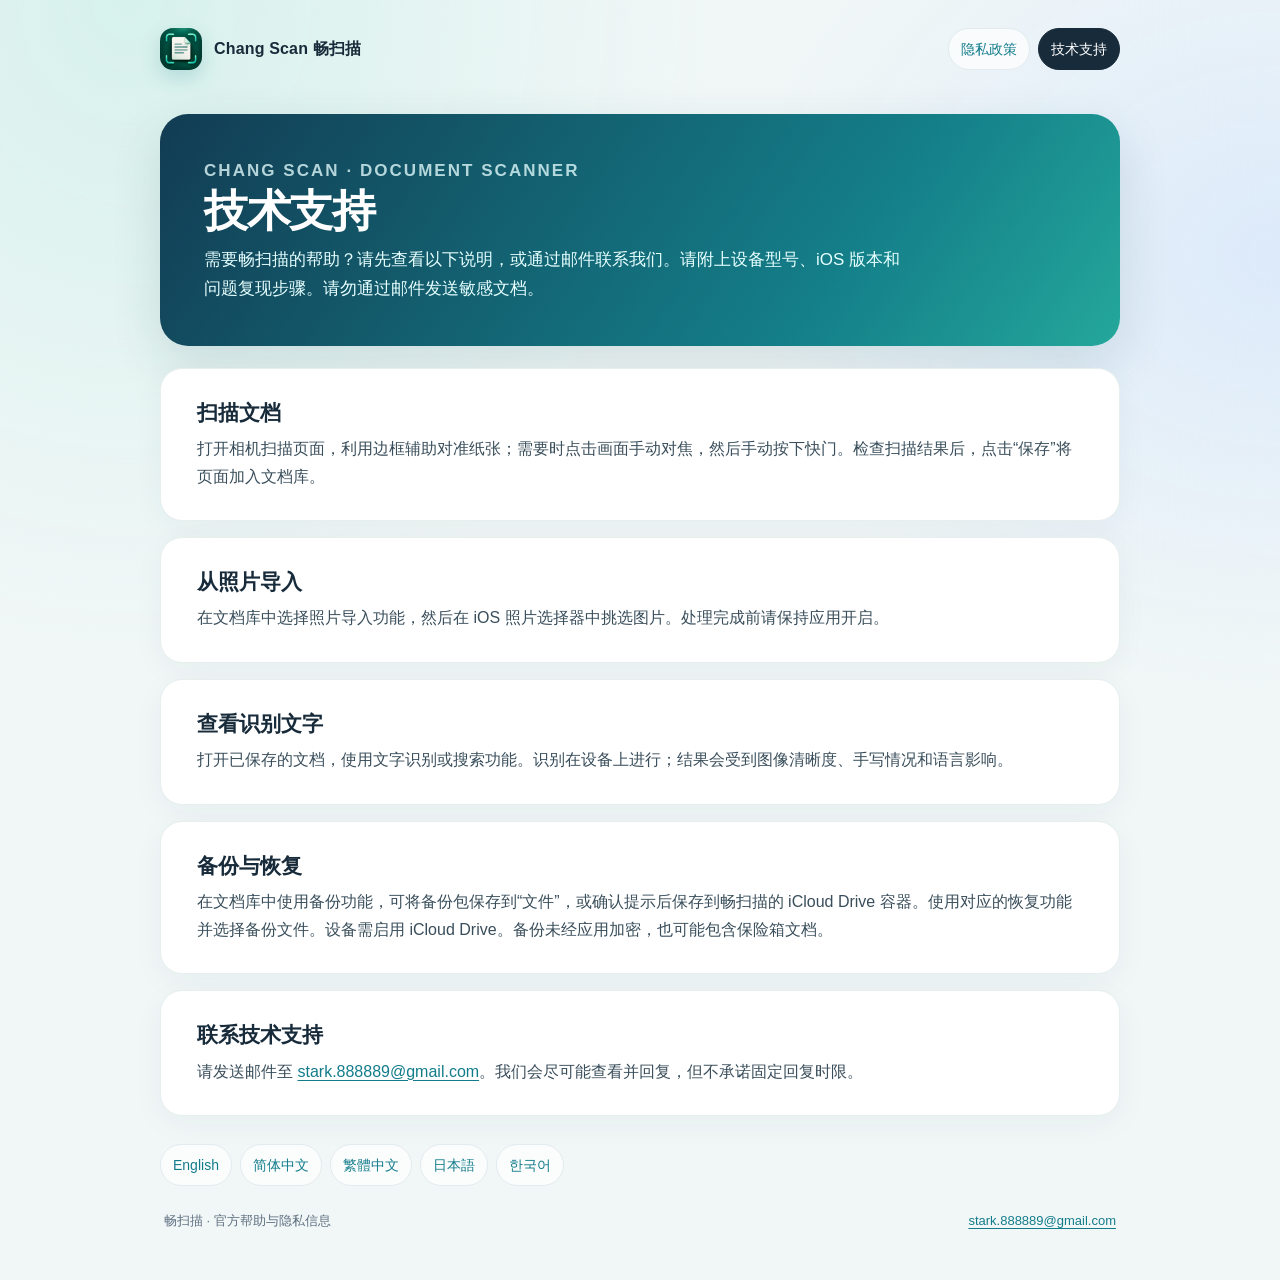
<file: zh-Hans/support.html>
<!doctype html><html lang="zh-Hans"><head><meta charset="utf-8"><meta name="viewport" content="width=device-width,initial-scale=1"><meta name="theme-color" content="#137c8b"><meta name="description" content="需要畅扫描的帮助？请先查看以下说明，或通过邮件联系我们。请附上设备型号、iOS 版本和问题复现步骤。请勿通过邮件发送敏感文档。"><title>技术支持 · Chang Scan</title><link rel="stylesheet" href="../assets/site.css"><link rel="icon" type="image/png" sizes="512x512" href="../assets/app-icon.png"><link rel="apple-touch-icon" sizes="180x180" href="../assets/apple-touch-icon.png"></head><body><div class="shell"><header class="topbar"><a class="brand" href="../index.html"><img class="mark" src="../assets/app-icon.png" alt=""><span>Chang Scan <span lang="zh-Hans">畅扫描</span></span></a><nav class="nav"><a href="privacy.html" class="">隐私政策</a><a href="support.html" class="active">技术支持</a></nav></header><main><section class="hero"><p class="eyebrow">Chang Scan · Document Scanner</p><h1>技术支持</h1><p>需要畅扫描的帮助？请先查看以下说明，或通过邮件联系我们。请附上设备型号、iOS 版本和问题复现步骤。请勿通过邮件发送敏感文档。</p></section><section class="card"><h2>扫描文档</h2><p>打开相机扫描页面，利用边框辅助对准纸张；需要时点击画面手动对焦，然后手动按下快门。检查扫描结果后，点击“保存”将页面加入文档库。</p></section><section class="card"><h2>从照片导入</h2><p>在文档库中选择照片导入功能，然后在 iOS 照片选择器中挑选图片。处理完成前请保持应用开启。</p></section><section class="card"><h2>查看识别文字</h2><p>打开已保存的文档，使用文字识别或搜索功能。识别在设备上进行；结果会受到图像清晰度、手写情况和语言影响。</p></section><section class="card"><h2>备份与恢复</h2><p>在文档库中使用备份功能，可将备份包保存到“文件”，或确认提示后保存到畅扫描的 iCloud Drive 容器。使用对应的恢复功能并选择备份文件。设备需启用 iCloud Drive。备份未经应用加密，也可能包含保险箱文档。</p></section><section class="card"><h2>联系技术支持</h2><p>请发送邮件至 <a href="mailto:stark.888889@gmail.com">stark.888889@gmail.com</a>。我们会尽可能查看并回复，但不承诺固定回复时限。</p></section><div class="lang" aria-label="Language"><a href="../en/support.html" lang="en">English</a> <a href="../zh-Hans/support.html" lang="zh-Hans">简体中文</a> <a href="../zh-Hant/support.html" lang="zh-Hant">繁體中文</a> <a href="../ja/support.html" lang="ja">日本語</a> <a href="../ko/support.html" lang="ko">한국어</a></div></main><footer class="footer"><span>畅扫描 · 官方帮助与隐私信息</span><a href="mailto:stark.888889@gmail.com">stark.888889@gmail.com</a></footer></div></body></html>
</file>
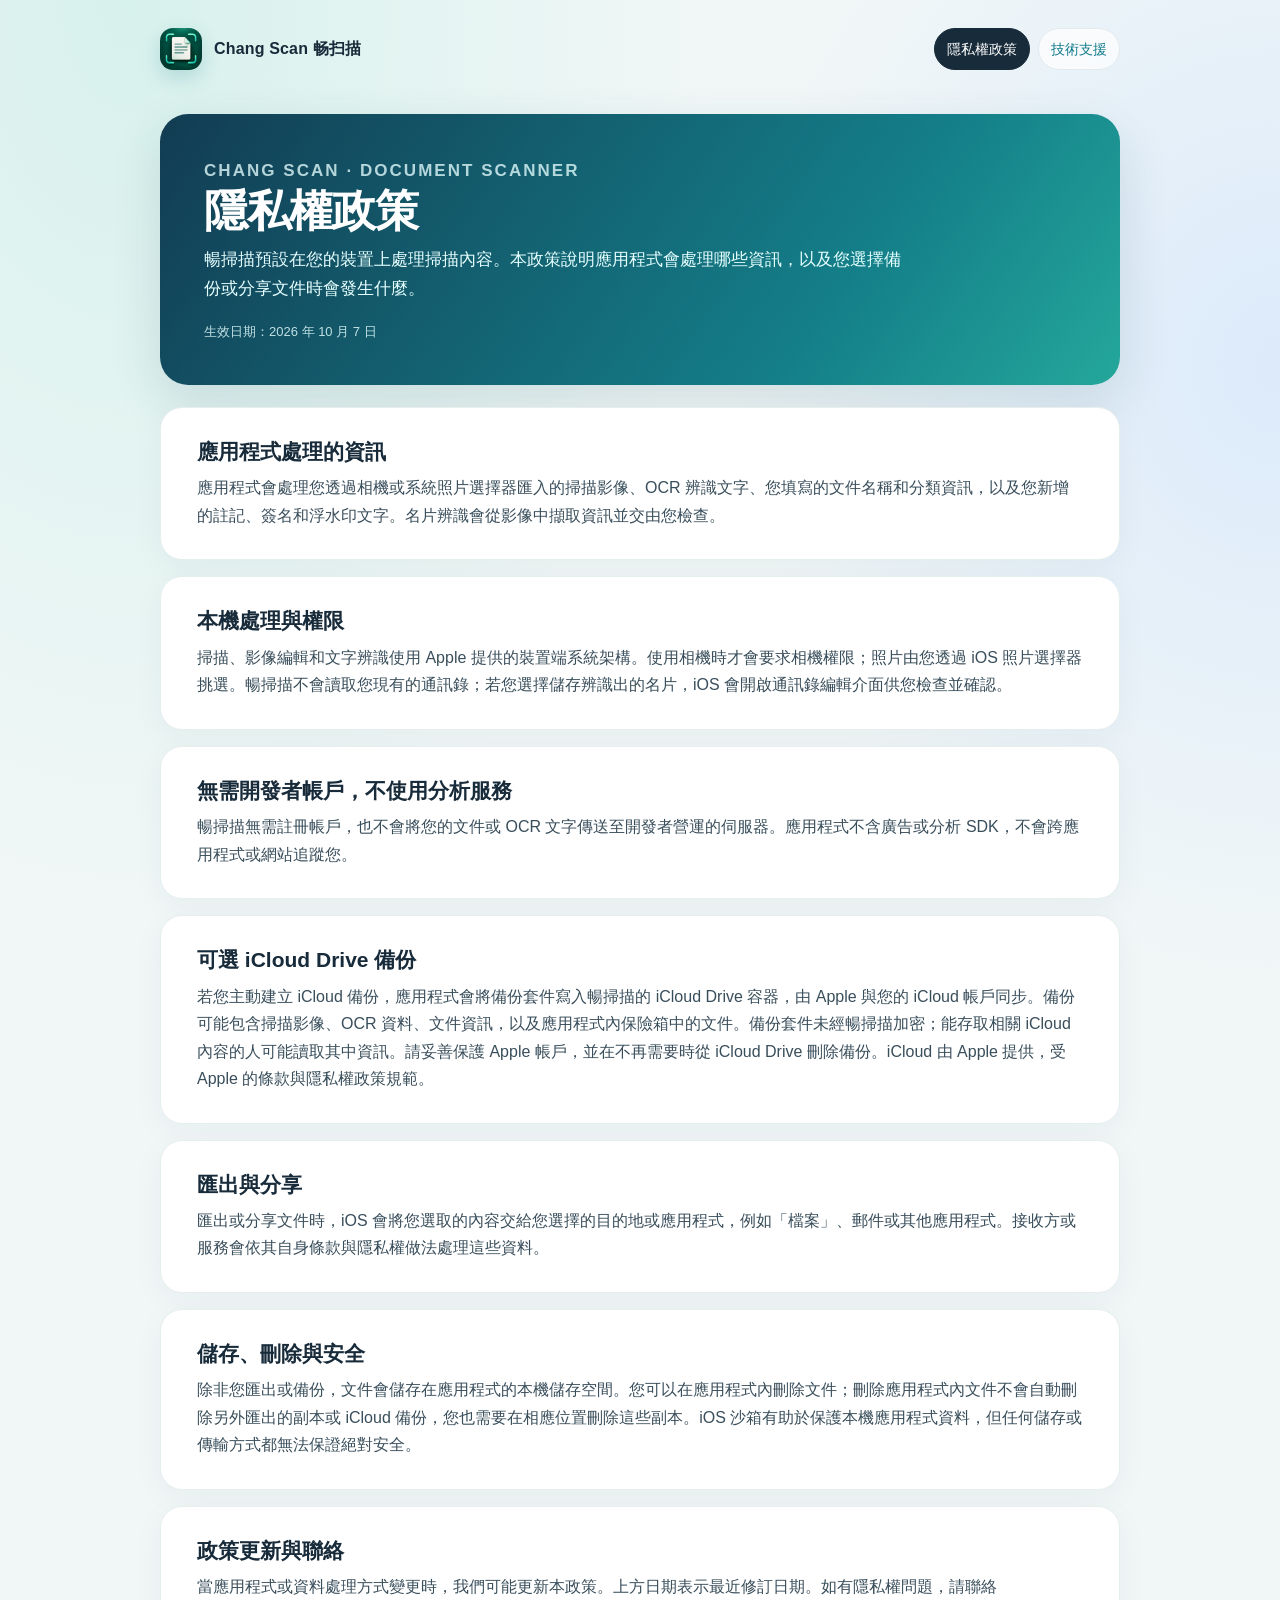
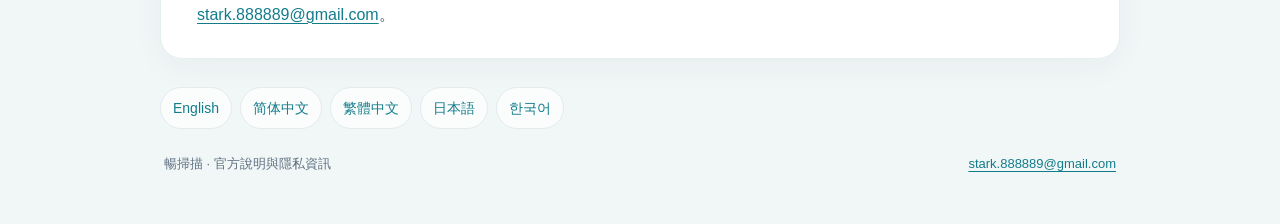
<file: zh-Hant/privacy.html>
<!doctype html><html lang="zh-Hant"><head><meta charset="utf-8"><meta name="viewport" content="width=device-width,initial-scale=1"><meta name="theme-color" content="#137c8b"><meta name="description" content="暢掃描預設在您的裝置上處理掃描內容。本政策說明應用程式會處理哪些資訊，以及您選擇備份或分享文件時會發生什麼。"><title>隱私權政策 · Chang Scan</title><link rel="stylesheet" href="../assets/site.css"><link rel="icon" type="image/png" sizes="512x512" href="../assets/app-icon.png"><link rel="apple-touch-icon" sizes="180x180" href="../assets/apple-touch-icon.png"></head><body><div class="shell"><header class="topbar"><a class="brand" href="../index.html"><img class="mark" src="../assets/app-icon.png" alt=""><span>Chang Scan <span lang="zh-Hans">畅扫描</span></span></a><nav class="nav"><a href="privacy.html" class="active">隱私權政策</a><a href="support.html" class="">技術支援</a></nav></header><main><section class="hero"><p class="eyebrow">Chang Scan · Document Scanner</p><h1>隱私權政策</h1><p>暢掃描預設在您的裝置上處理掃描內容。本政策說明應用程式會處理哪些資訊，以及您選擇備份或分享文件時會發生什麼。</p><p class="meta">生效日期：2026 年 10 月 7 日</p></section><section class="card"><h2>應用程式處理的資訊</h2><p>應用程式會處理您透過相機或系統照片選擇器匯入的掃描影像、OCR 辨識文字、您填寫的文件名稱和分類資訊，以及您新增的註記、簽名和浮水印文字。名片辨識會從影像中擷取資訊並交由您檢查。</p></section><section class="card"><h2>本機處理與權限</h2><p>掃描、影像編輯和文字辨識使用 Apple 提供的裝置端系統架構。使用相機時才會要求相機權限；照片由您透過 iOS 照片選擇器挑選。暢掃描不會讀取您現有的通訊錄；若您選擇儲存辨識出的名片，iOS 會開啟通訊錄編輯介面供您檢查並確認。</p></section><section class="card"><h2>無需開發者帳戶，不使用分析服務</h2><p>暢掃描無需註冊帳戶，也不會將您的文件或 OCR 文字傳送至開發者營運的伺服器。應用程式不含廣告或分析 SDK，不會跨應用程式或網站追蹤您。</p></section><section class="card"><h2>可選 iCloud Drive 備份</h2><p>若您主動建立 iCloud 備份，應用程式會將備份套件寫入暢掃描的 iCloud Drive 容器，由 Apple 與您的 iCloud 帳戶同步。備份可能包含掃描影像、OCR 資料、文件資訊，以及應用程式內保險箱中的文件。備份套件未經暢掃描加密；能存取相關 iCloud 內容的人可能讀取其中資訊。請妥善保護 Apple 帳戶，並在不再需要時從 iCloud Drive 刪除備份。iCloud 由 Apple 提供，受 Apple 的條款與隱私權政策規範。</p></section><section class="card"><h2>匯出與分享</h2><p>匯出或分享文件時，iOS 會將您選取的內容交給您選擇的目的地或應用程式，例如「檔案」、郵件或其他應用程式。接收方或服務會依其自身條款與隱私權做法處理這些資料。</p></section><section class="card"><h2>儲存、刪除與安全</h2><p>除非您匯出或備份，文件會儲存在應用程式的本機儲存空間。您可以在應用程式內刪除文件；刪除應用程式內文件不會自動刪除另外匯出的副本或 iCloud 備份，您也需要在相應位置刪除這些副本。iOS 沙箱有助於保護本機應用程式資料，但任何儲存或傳輸方式都無法保證絕對安全。</p></section><section class="card"><h2>政策更新與聯絡</h2><p>當應用程式或資料處理方式變更時，我們可能更新本政策。上方日期表示最近修訂日期。如有隱私權問題，請聯絡 <a href="mailto:stark.888889@gmail.com">stark.888889@gmail.com</a>。</p></section><div class="lang" aria-label="Language"><a href="../en/privacy.html" lang="en">English</a> <a href="../zh-Hans/privacy.html" lang="zh-Hans">简体中文</a> <a href="../zh-Hant/privacy.html" lang="zh-Hant">繁體中文</a> <a href="../ja/privacy.html" lang="ja">日本語</a> <a href="../ko/privacy.html" lang="ko">한국어</a></div></main><footer class="footer"><span>暢掃描 · 官方說明與隱私資訊</span><a href="mailto:stark.888889@gmail.com">stark.888889@gmail.com</a></footer></div></body></html>
</file>
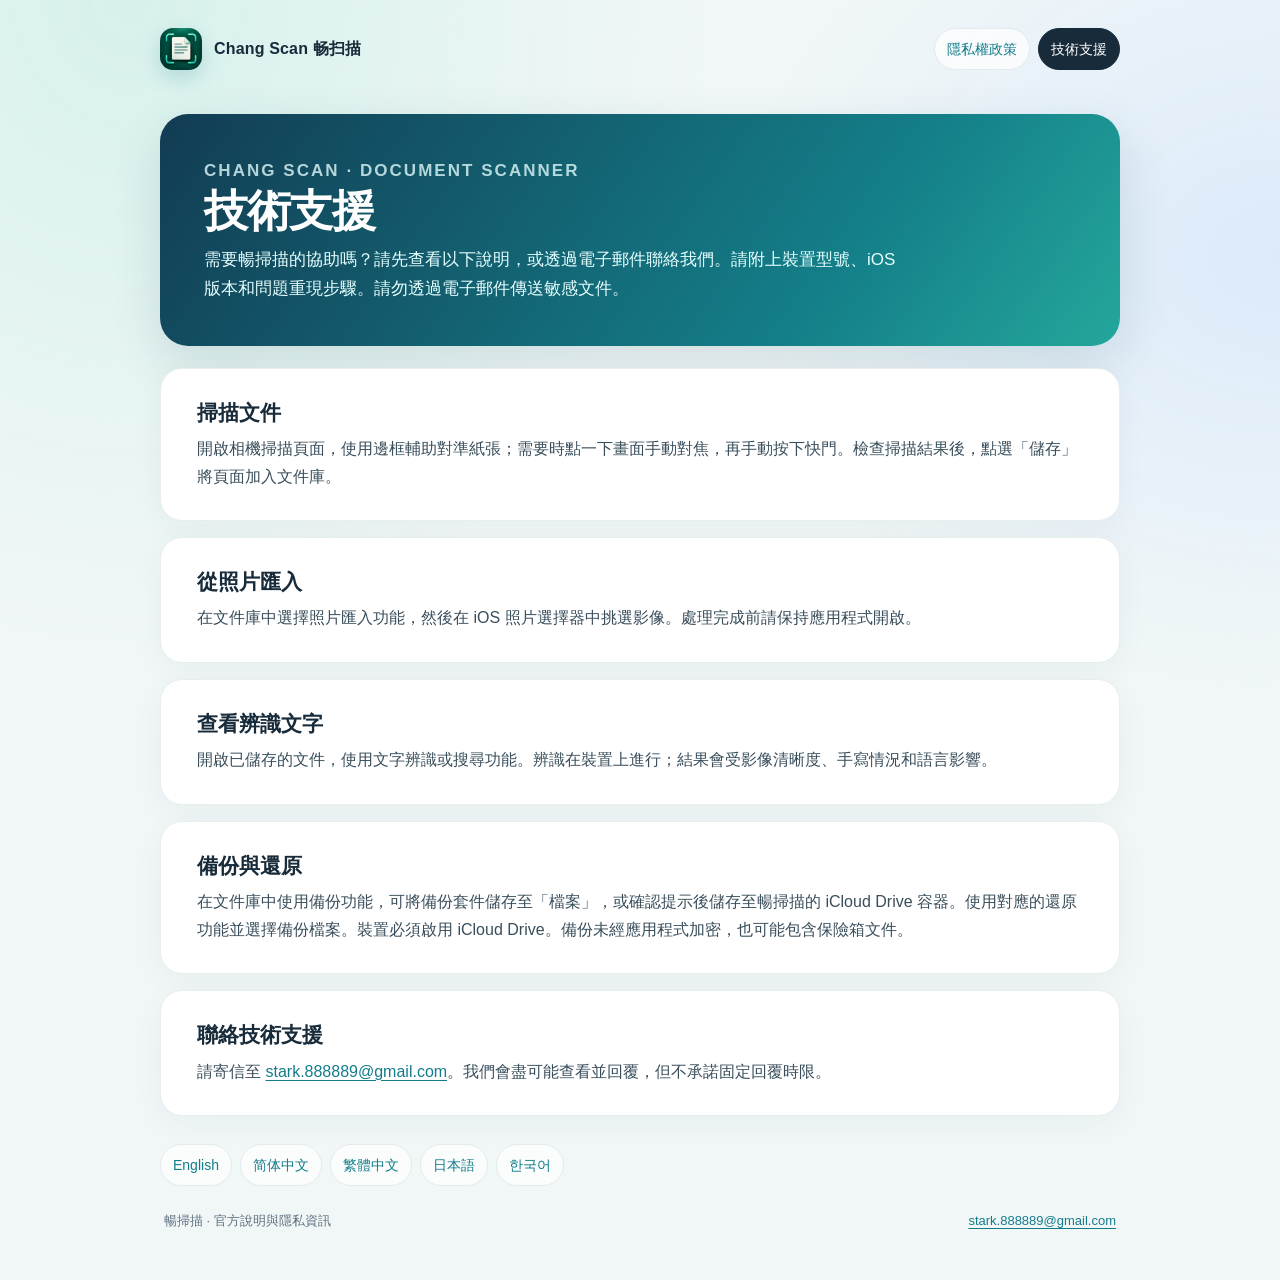
<file: zh-Hant/support.html>
<!doctype html><html lang="zh-Hant"><head><meta charset="utf-8"><meta name="viewport" content="width=device-width,initial-scale=1"><meta name="theme-color" content="#137c8b"><meta name="description" content="需要暢掃描的協助嗎？請先查看以下說明，或透過電子郵件聯絡我們。請附上裝置型號、iOS 版本和問題重現步驟。請勿透過電子郵件傳送敏感文件。"><title>技術支援 · Chang Scan</title><link rel="stylesheet" href="../assets/site.css"><link rel="icon" type="image/png" sizes="512x512" href="../assets/app-icon.png"><link rel="apple-touch-icon" sizes="180x180" href="../assets/apple-touch-icon.png"></head><body><div class="shell"><header class="topbar"><a class="brand" href="../index.html"><img class="mark" src="../assets/app-icon.png" alt=""><span>Chang Scan <span lang="zh-Hans">畅扫描</span></span></a><nav class="nav"><a href="privacy.html" class="">隱私權政策</a><a href="support.html" class="active">技術支援</a></nav></header><main><section class="hero"><p class="eyebrow">Chang Scan · Document Scanner</p><h1>技術支援</h1><p>需要暢掃描的協助嗎？請先查看以下說明，或透過電子郵件聯絡我們。請附上裝置型號、iOS 版本和問題重現步驟。請勿透過電子郵件傳送敏感文件。</p></section><section class="card"><h2>掃描文件</h2><p>開啟相機掃描頁面，使用邊框輔助對準紙張；需要時點一下畫面手動對焦，再手動按下快門。檢查掃描結果後，點選「儲存」將頁面加入文件庫。</p></section><section class="card"><h2>從照片匯入</h2><p>在文件庫中選擇照片匯入功能，然後在 iOS 照片選擇器中挑選影像。處理完成前請保持應用程式開啟。</p></section><section class="card"><h2>查看辨識文字</h2><p>開啟已儲存的文件，使用文字辨識或搜尋功能。辨識在裝置上進行；結果會受影像清晰度、手寫情況和語言影響。</p></section><section class="card"><h2>備份與還原</h2><p>在文件庫中使用備份功能，可將備份套件儲存至「檔案」，或確認提示後儲存至暢掃描的 iCloud Drive 容器。使用對應的還原功能並選擇備份檔案。裝置必須啟用 iCloud Drive。備份未經應用程式加密，也可能包含保險箱文件。</p></section><section class="card"><h2>聯絡技術支援</h2><p>請寄信至 <a href="mailto:stark.888889@gmail.com">stark.888889@gmail.com</a>。我們會盡可能查看並回覆，但不承諾固定回覆時限。</p></section><div class="lang" aria-label="Language"><a href="../en/support.html" lang="en">English</a> <a href="../zh-Hans/support.html" lang="zh-Hans">简体中文</a> <a href="../zh-Hant/support.html" lang="zh-Hant">繁體中文</a> <a href="../ja/support.html" lang="ja">日本語</a> <a href="../ko/support.html" lang="ko">한국어</a></div></main><footer class="footer"><span>暢掃描 · 官方說明與隱私資訊</span><a href="mailto:stark.888889@gmail.com">stark.888889@gmail.com</a></footer></div></body></html>
</file>
<file: assets/site.css>
:root{color-scheme:light;--ink:#182b3a;--muted:#607182;--accent:#137c8b;--accent2:#18a6a0;--line:#e3ebee;--paper:#ffffff;--bg:#f1f7f7}
*{box-sizing:border-box}html{min-height:100%;background:var(--bg)}body{margin:0;color:var(--ink);font:16px/1.72 -apple-system,BlinkMacSystemFont,"Segoe UI",sans-serif;background:radial-gradient(ellipse at 10% 0%,#d7f1ec 0,transparent 36%),radial-gradient(ellipse at 100% 20%,#dceafa 0,transparent 30%),var(--bg)}
a{color:var(--accent);text-decoration-thickness:1px;text-underline-offset:3px}a:hover{color:#075a6b}.shell{width:min(960px,calc(100% - 36px));margin:0 auto;padding:28px 0 48px}.topbar{display:flex;align-items:center;justify-content:space-between;gap:16px;margin-bottom:44px}.brand{display:flex;align-items:center;gap:12px;color:var(--ink);font-weight:750;text-decoration:none;letter-spacing:.01em}.mark{display:block;width:42px;height:42px;flex:none;object-fit:cover;border-radius:13px;box-shadow:0 8px 20px #137c8b33}.nav{display:flex;gap:8px;flex-wrap:wrap}.nav a,.lang a{display:inline-block;padding:8px 12px;border:1px solid var(--line);border-radius:999px;background:#ffffffb8;text-decoration:none;font-size:14px}.nav a.active{background:var(--ink);border-color:var(--ink);color:#fff}.hero{padding:42px 44px;margin-bottom:22px;border-radius:28px;color:white;background:linear-gradient(125deg,#123c53,#147f89 70%,#24a79b);box-shadow:0 18px 50px #124b5a24}.eyebrow{margin:0 0 8px;opacity:.77;text-transform:uppercase;letter-spacing:.12em;font-size:12px;font-weight:700}.hero h1{margin:0 0 8px;font-size:clamp(30px,5vw,44px);line-height:1.18;letter-spacing:-.03em}.hero p{max-width:700px;margin:0;color:#e6ffff;font-size:17px}.meta{margin-top:17px!important;font-size:13px!important;opacity:.82}.card{padding:30px 36px;margin:16px 0;border:1px solid #e6eeee;border-radius:22px;background:var(--paper);box-shadow:0 8px 32px #1834430b}.card h2{margin:0 0 8px;font-size:21px;line-height:1.35}.card p{margin:8px 0 0;color:#394e5b}.card ul{margin:8px 0 0;padding-left:22px;color:#394e5b}.card li+li{margin-top:5px}.lang{display:flex;flex-wrap:wrap;gap:8px;margin-top:28px}.footer{padding:24px 4px 0;color:var(--muted);font-size:13px;display:flex;justify-content:space-between;gap:10px;flex-wrap:wrap}.home-links{display:grid;grid-template-columns:repeat(auto-fit,minmax(220px,1fr));gap:14px}.home-link{display:block;padding:21px 24px;border:1px solid var(--line);border-radius:18px;background:white;color:var(--ink);text-decoration:none;box-shadow:0 8px 30px #1834430b}.home-link strong{display:block;color:var(--accent);font-size:18px}.home-link span{display:block;color:var(--muted);font-size:14px;margin-top:3px}@media(max-width:600px){.shell{width:min(100% - 24px,960px);padding-top:16px}.topbar{align-items:flex-start;flex-direction:column;margin-bottom:25px}.hero{padding:30px 24px;border-radius:22px}.card{padding:23px 21px;border-radius:18px}.nav a{padding:7px 10px}}
</file>
